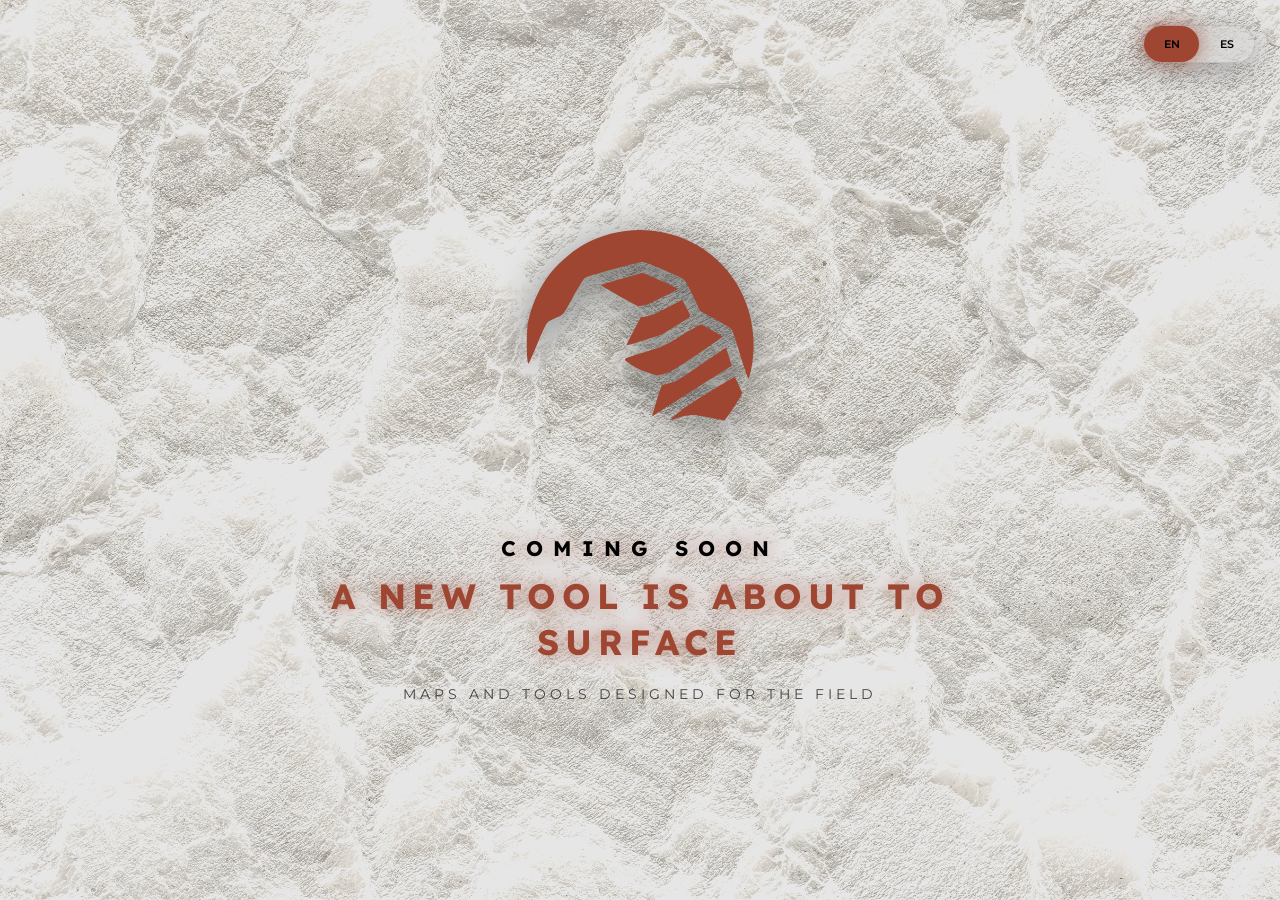
<file: index.html>
<!DOCTYPE html>
<html lang="en">
<head>
    <meta charset="UTF-8">
    <meta name="viewport" content="width=device-width, initial-scale=1.0, maximum-scale=1.0, user-scalable=no">
    <title>Coming Soon | outcrop360</title>

    <meta property="og:type" content="website">
    <meta property="og:url" content="https://outcrop360.com/">
    <meta property="og:title" content="outcrop360 | Próximamente">
    <meta property="og:description" content="Una nueva herramienta para profesionales de la Tierra está por salir a la superficie.">
    <meta property="og:image" content="https://outcrop360.com/outcrop.png">
    <meta property="og:image:type" content="image/png">
    <meta property="og:image:width" content="1200">
    <meta property="og:image:height" content="1200">
    
    <meta name="twitter:card" content="summary">
    <meta name="twitter:title" content="outcrop360 | Próximamente">
    <meta name="twitter:description" content="Mapas y herramientas diseñadas para el terreno.">
    <meta name="twitter:image" content="https://outcrop360.com/outcrop.png">

    <link rel="icon" type="image/png" href="favicon.png">
    <link rel="preload" as="image" href="bg_resources_rock.webp">
    <link href="https://fonts.googleapis.com/css2?family=Lexend:wght@700&family=Montserrat:wght@300;400&display=swap" rel="stylesheet">
    
    <style>
        :root {
            --brand-color: #9E4632;
            --bg-color: #050505;
            --text-main: #ffffff;
            --text-secondary: #aaaaaa;
            --glass-bg: rgba(255, 255, 255, 0.05);
            --glass-border: rgba(255, 255, 255, 0.15);
            --glow: 0 0 20px rgba(158, 70, 50, 0.7);
            --rock-filter: brightness(0.4) contrast(1.1);
        }

        @media (prefers-color-scheme: light) {
            :root {
                --bg-color: #f2f2f2;
                --text-main: #000000;
                --text-secondary: #444444;
                --glass-bg: rgba(0, 0, 0, 0.03);
                --glass-border: rgba(0, 0, 0, 0.1);
                --rock-filter: invert(0.9) brightness(1.2) contrast(0.8);
            }
        }

        body { 
            background-color: var(--bg-color); 
            margin: 0; padding: 0;
            min-height: 100vh;
            display: flex; 
            justify-content: center; 
            align-items: center;
            overflow-y: auto; 
            overflow-x: hidden;
            font-family: 'Montserrat', sans-serif;
            -webkit-overflow-scrolling: touch;
        }

        .bg-rock {
            position: fixed; 
            top: 0; left: 0;
            width: 100vw; height: 100vh;
            background-image: url('bg_resources_rock.webp');
            background-size: cover;
            background-position: center;
            background-attachment: scroll; 
            filter: var(--rock-filter);
            z-index: -1;
            animation: fadeInRock 2s ease-in-out forwards;
            opacity: 0;
            transform: translateZ(0);
            -webkit-transform: translateZ(0);
            will-change: transform;
        }

        @keyframes fadeInRock { to { opacity: 1; } }

        /* --- ANIMACIONES DEL LOGO --- */
        @keyframes levitatePiece {
            0%, 100% { transform: translateY(0); }
            50% { transform: translateY(-8px); }
        }

        .levitate-1 { animation: levitatePiece 4s ease-in-out infinite; }
        .levitate-2 { animation: levitatePiece 3.2s ease-in-out infinite; animation-delay: 0.5s; }
        .levitate-3 { animation: levitatePiece 4.5s ease-in-out infinite; animation-delay: 1.2s; }
        .levitate-4 { animation: levitatePiece 3.8s ease-in-out infinite; animation-delay: 0.8s; }
        /* El marco (path4) se queda quieto para dar estabilidad */

        .logo-svg {
            width: 320px; 
            max-width: 70vw; 
            height: auto; 
            margin-bottom: 30px;
            filter: drop-shadow(0 10px 20px rgba(0,0,0,0.5));
        }

        .lang-wrapper {
            position: absolute;
            top: 25px; right: 25px; 
            display: flex;
            background: var(--glass-bg);
            backdrop-filter: blur(20px);
            -webkit-backdrop-filter: blur(20px);
            border: 1px solid var(--glass-border);
            border-radius: 100px;
            width: 110px; height: 36px; 
            box-shadow: 0 8px 32px 0 rgba(0, 0, 0, 0.3);
            z-index: 100;
        }

        .lang-option {
            flex: 1; text-align: center;
            display: flex; align-items: center; justify-content: center;
            font-size: 0.7rem; font-weight: 600;
            cursor: pointer; color: var(--text-main); z-index: 2;
        }

        .slider {
            position: absolute; top: 0; left: 0;
            width: 50%; height: 100%;
            background: var(--brand-color);
            border-radius: 100px;
            transition: transform 0.4s cubic-bezier(0.4, 0, 0.2, 1);
            z-index: 1; box-shadow: var(--glow);
        }

        .lang-wrapper[data-lang="en"] .slider { transform: translateX(0%); }
        .lang-wrapper[data-lang="es"] .slider { transform: translateX(100%); }

        .content { 
            text-align: center; 
            display: flex; 
            flex-direction: column;
            align-items: center; 
            width: 90%; 
            max-width: 800px;
            padding: 40px 0; 
        }

        h1 { 
            font-family: 'Lexend', sans-serif;
            font-size: clamp(1rem, 5vw, 2.2rem); 
            letter-spacing: clamp(2px, 1vw, 6px); 
            color: var(--brand-color); margin: 0; 
            text-transform: uppercase; text-shadow: var(--glow);
            white-space: normal;
            line-height: 1.3;
        }

        .status-tag {
            font-size: 0.6em; 
            display: block; 
            opacity: 1; 
            color: var(--text-main); 
            letter-spacing: 10px; 
            margin-bottom: 12px;
            font-weight: 700;
        }

        p { 
            color: var(--text-secondary); 
            font-size: clamp(0.65rem, 3vw, 0.85rem); 
            margin-top: 20px; letter-spacing: clamp(2px, 1.5vw, 4px);
            font-weight: 400; text-transform: uppercase;
        }

        .blink { animation: pulse 4s infinite ease-in-out; }
        @keyframes pulse { 
            0%, 100% { opacity: 0.7; } 
            50% { opacity: 1; } 
        }
    </style>
</head>
<body>

    <div class="bg-rock"></div>

    <div class="lang-wrapper" id="langWrapper" data-lang="en">
        <div class="slider"></div>
        <div class="lang-option" onclick="setLanguage('en')">EN</div>
        <div class="lang-option" onclick="setLanguage('es')">ES</div>
    </div>

    <div class="content">
        <svg class="logo-svg" viewBox="0 0 409.6 409.6" xmlns="http://www.w3.org/2000/svg">
            <g style="fill:var(--brand-color); fill-opacity:1">
                <path id="path7" class="levitate-1" d="m 208.869,154.16085 c 4.48118,-0.69784 10.8676,-3.41761 25.22899,-10.74421 10.57595,-5.39541 19.23845,-10.09191 19.25,-10.43667 0.0116,-0.34476 -10.13504,-5.14314 -22.548,-10.66308 l -22.569,-10.03624 -26.931,7.6206 c -14.81205,4.19133 -26.93099,7.89783 -26.93099,8.23667 0,0.73901 46.06513,26.83213 47.5,26.90589 0.55,0.0283 3.7,-0.36906 7,-0.88296 z" />
                <path id="path6" class="levitate-2" d="m 251.119,180.18323 c 10.03751,-6.17902 18.25,-11.65718 18.25,-12.17368 0,-1.55845 -9.96123,-20.90339 -10.75912,-20.89443 -0.40748,0.005 -8.738,4.24785 -18.51229,9.42951 -19.01804,10.08208 -21.42043,11.0699 -29.353,12.06954 l -5.12442,0.64576 -9.12558,17.53839 c -5.01907,9.64612 -9.12559,17.88106 -9.12559,18.29988 0,0.41882 10.2375,-2.48793 22.75,-6.45944 l 22.75,-7.22093 z" />
                <path id="path5" class="levitate-3" d="m 236.43868,241.25171 c 9.16242,-2.70015 10.93924,-3.74711 41.75,-24.6005 17.69919,-11.97918 32.18032,-22.13185 32.18032,-22.5615 0,-0.72199 -23.43531,-14.10253 -27.13981,-15.49566 -1.07086,-0.4027 -9.56316,4.27262 -24.47562,13.47472 -19.95778,12.31544 -24.09915,14.47081 -32.86018,17.10194 -5.51341,1.65581 -17.14514,5.27013 -25.84828,8.03183 -17.86437,5.66875 -17.5591,5.19924 -7.7164,11.86866 7.77942,5.27132 13.11013,7.84602 24.04029,11.61128 5.225,1.79993 9.725,3.29888 10,3.331 0.275,0.0321 4.80636,-1.21067 10.06968,-2.76177 z" />
                <path id="path4" d="m 347.50366,234.1068 c 1.09983,-5.225 2.25858,-15.61972 2.57496,-23.09938 C 352.41994,155.65677 325.44971,105.15107 278.7991,77.5261 234.08189,51.04603 176.41338,50.79947 131.7277,76.89732 c -16.99087,9.92319 -36.318569,27.7348 -47.115869,43.42001 -10.55404,15.33183 -19.23382,36.02631 -22.9481,54.71327 -2.69139,13.54066 -2.16117,56.55876 0.65867,53.44002 0.42957,-0.4751 4.90266,-10.53882 9.9402,-22.36382 13.18245,-30.94413 12.60985,-29.96907 19.67264,-33.5 3.30043,-1.65 7.9939,-3.9 10.429929,-5 4.26242,-1.92471 4.88754,-2.82651 16.60628,-23.95625 6.79768,-12.25672 13.38916,-22.92269 14.92073,-24.14393 3.02736,-2.41393 4.85751,-2.98409 44.47683,-13.85618 15.125,-4.15052 28.70114,-7.54577 30.16919,-7.54501 2.77496,0.001 47.38417,19.01123 51.90747,22.11988 1.74085,1.19641 5.62832,8.12161 11.98437,21.34914 l 9.40771,19.57832 19.32277,10.65289 c 11.20806,6.17915 20.08467,11.73391 21.137,13.22702 0.99783,1.41576 4.63061,12.02412 8.07286,23.57412 5.21716,17.50548 8.8803,28.67451 12.62697,38.5 0.81773,2.14446 2.09269,-1.53359 4.50631,-13 z" />
                <path id="path3" class="levitate-4" d="m 246.869,279.08852 c 11.55,-7.49074 33.15,-21.20578 48,-30.47785 14.85001,-9.27208 27.15915,-16.97522 27.35368,-17.1181 0.31952,-0.2347 -6.75707,-22.44305 -7.39486,-23.20716 -0.14754,-0.17676 -6.94863,4.28893 -15.11354,9.92376 -50.85354,35.09548 -46.0638,32.17451 -58.27897,35.54082 -4.63853,1.2783 -8.73789,2.66903 -9.10968,3.0905 -0.62643,0.71013 -11.95663,37.57261 -11.95663,38.90055 0,0.32768 1.2375,-0.22069 2.75,-1.2186 1.5125,-0.99791 12.2,-7.94317 23.75,-15.43392 z" />
                <path id="path2" class="levitate-2" d="m 254.44031,297.6062 c 13.46542,-4.31424 17.90027,-4.30672 39.42575,0.0668 l 18.7857,3.81689 2.41586,-2.94157 c 3.82389,-4.65601 16.96667,-24.57497 18.839,-28.55206 l 1.69975,-3.61049 -4.27426,-9.88951 c -2.35085,-5.43923 -4.60361,-10.26637 -5.00613,-10.72697 -0.71673,-0.8201 -46.16488,26.93404 -62.95698,38.44636 -8.65004,5.93029 -21.78744,17.42714 -18.92869,16.56492 0.86422,-0.26065 5.36422,-1.68914 10,-3.17442 z" />
            </g>
        </svg>

        <h1 id="title" class="blink">
            <span class="status-tag">COMING SOON</span>
            A new tool is about to surface
        </h1>
        <p id="subtitle">Maps and tools designed for the field</p>
    </div>

    <script>
        function setLanguage(lang) {
            const title = document.getElementById('title');
            const subtitle = document.getElementById('subtitle');
            const wrapper = document.getElementById('langWrapper');
            wrapper.setAttribute('data-lang', lang);
            
            // Guardar preferencia
            localStorage.setItem('preferredLang', lang);
        
            if (lang === 'es') {
                title.innerHTML = '<span class="status-tag">PRÓXIMAMENTE</span>Una nueva herramienta está por salir a la superficie';
                subtitle.textContent = 'Mapas y herramientas diseñadas para el terreno'; 
                document.documentElement.lang = 'es';
            } else {
                title.innerHTML = '<span class="status-tag">COMING SOON</span>A new tool is about to surface';
                subtitle.textContent = 'Maps and tools designed for the field'; 
                document.documentElement.lang = 'en';
            }
        }
        
        window.onload = function() {
            // 1. Prioridad: Lo que el usuario eligió antes
            // 2. Segunda opción: El idioma del navegador
            const savedLang = localStorage.getItem('preferredLang');
            const browserLang = (navigator.language || navigator.userLanguage).startsWith('es') ? 'es' : 'en';
            
            setLanguage(savedLang || browserLang);
        };        
    </script>
</body>
</html>
</file>
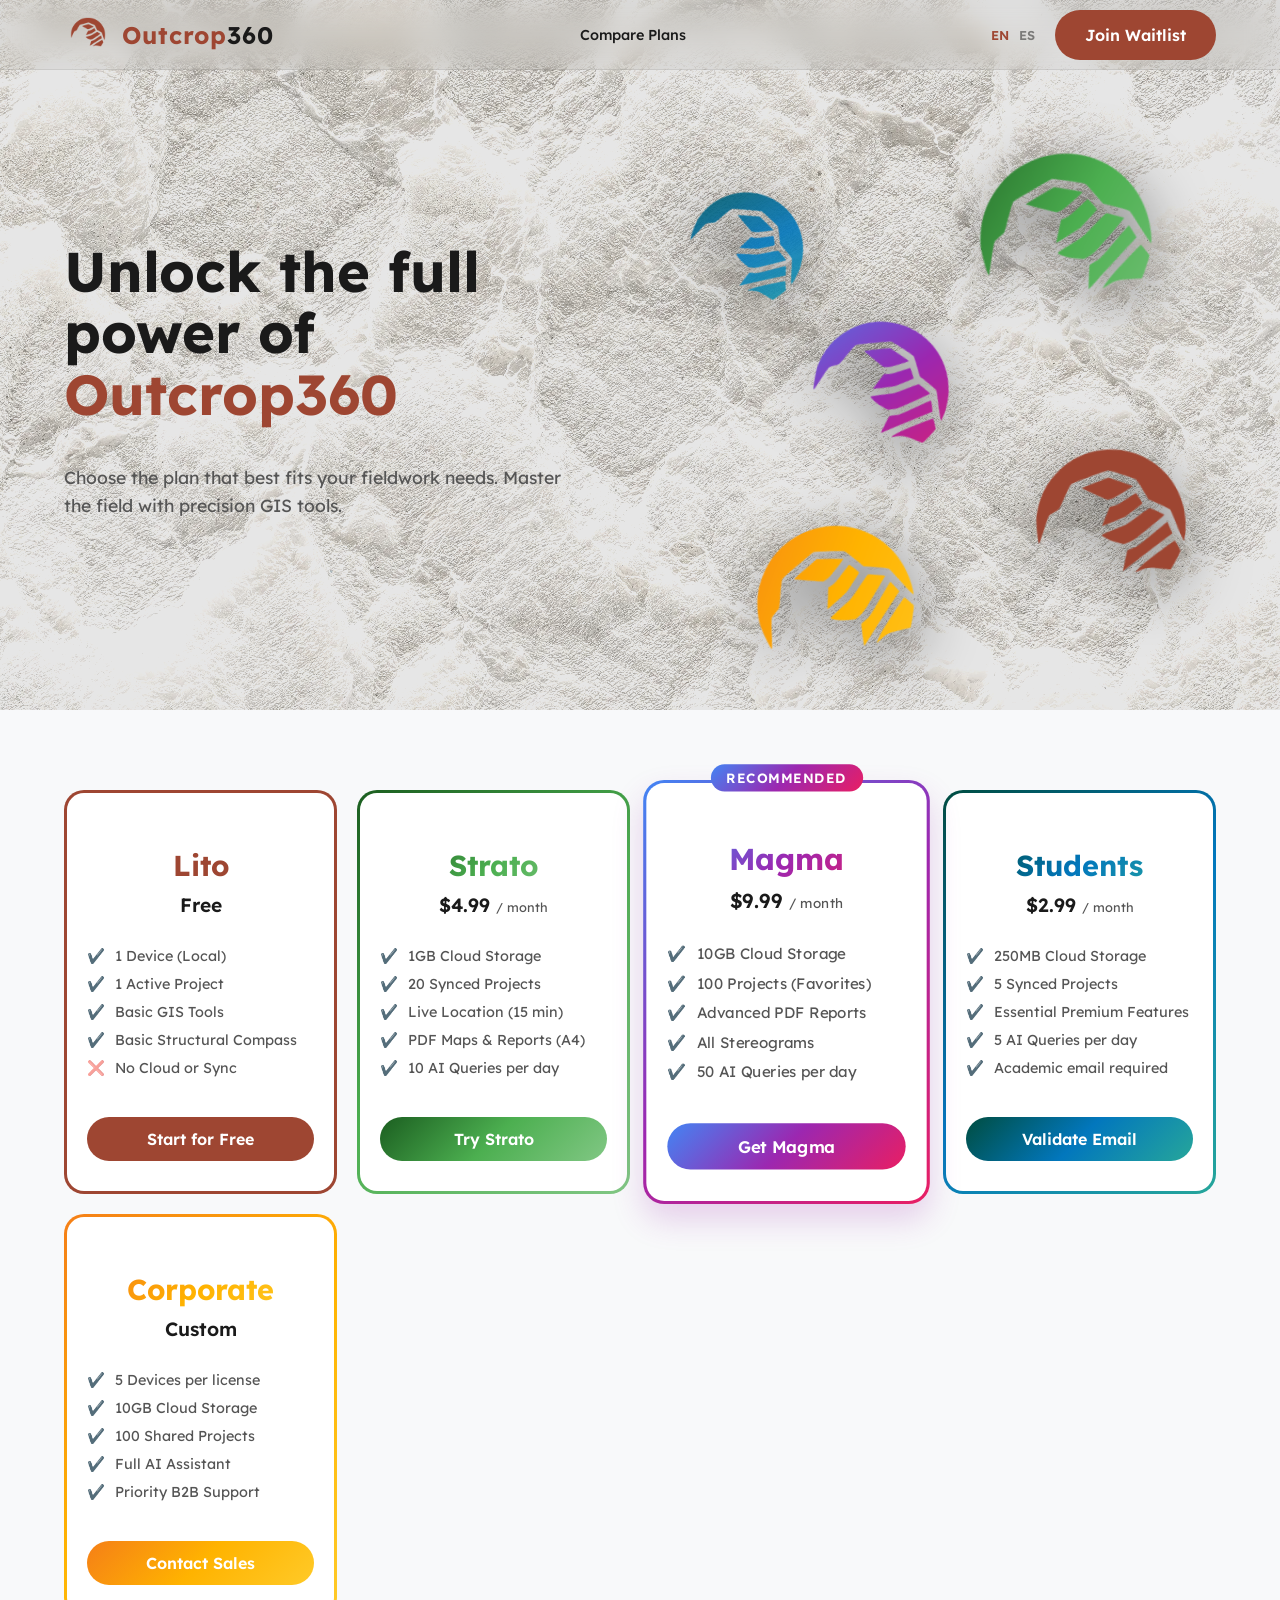
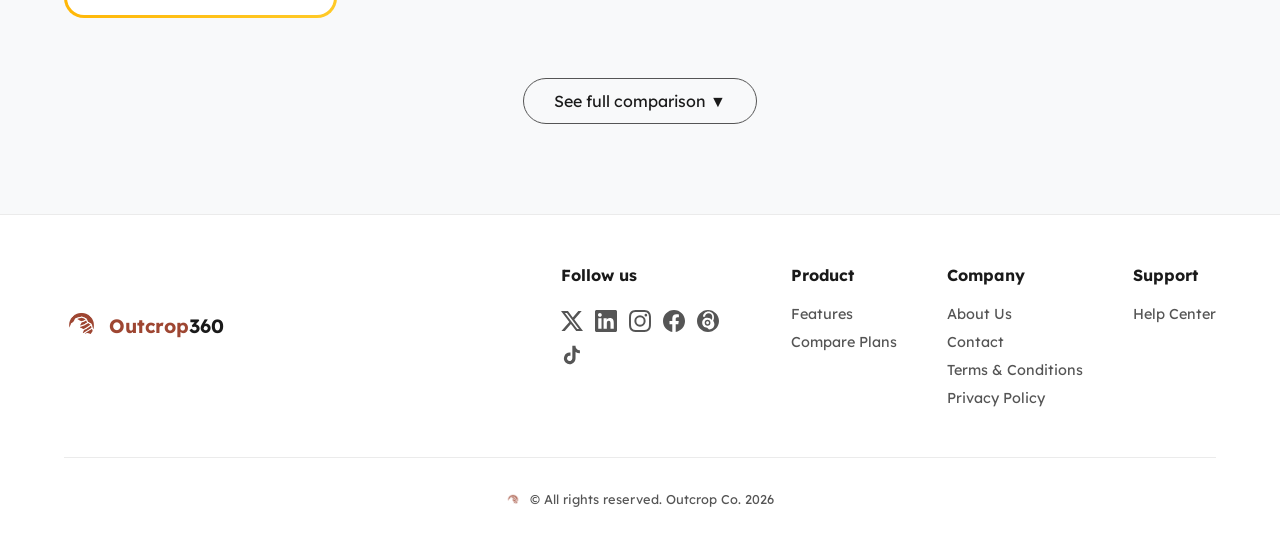
<file: plans.html>
<!DOCTYPE html>
<html lang="en">
<head>
    <meta charset="UTF-8">
    <meta name="viewport" content="width=device-width, initial-scale=1.0, maximum-scale=1.0, user-scalable=no">
    <title>Outcrop360 | Compare Plans</title>
    <link href="https://fonts.googleapis.com/css2?family=Lexend:wght@300;400;500;600;700&display=swap" rel="stylesheet">
    <link rel="stylesheet" href="css/styles.css">
</head>
<body>

    <nav>
        <a href="home.html" class="nav-brand">
            <img src="outcrop.png" alt="Outcrop360 Logo" class="nav-logo-img">
            <span class="brand-text">
                <span class="brand-outcrop">Outcrop</span><span class="brand-360">360</span>
            </span>
        </a>
        <div class="nav-links">
            <a href="plans.html" id="nav-plans">Compare Plans</a>
        </div>
        <div class="nav-actions">
            <div class="lang-switch">
                <span id="btn-en" onclick="setLanguage('en')">EN</span>
                <span id="btn-es" onclick="setLanguage('es')">ES</span>
            </div>
            <a href="#" class="cta-button" id="nav-cta">Join Waitlist</a>
        </div>
    </nav>

    <div class="lang-es">
    <header class="plans-hero">
            <div class="bg-rock"></div>
            
            <div class="plans-hero-container">
                <div class="hero-content">
                    <h1>Desbloquea todo el poder de <span>Outcrop360</span></h1>
                    <p>Elige el plan que mejor se adapte a tu trabajo en el campo. Domina el terreno con herramientas de precisión SIG.</p>
                </div>

                <div class="scattered-visual">
                    <img src="strato_logo.png" alt="Strato" class="scattered-logo logo-1 levitate-1">
                    <img src="magma_logo.png" alt="Magma" class="scattered-logo logo-2 levitate-2">
                    <img src="lito_logo.png" alt="Lito" class="scattered-logo logo-3 levitate-1">
                    <img src="students_logo.png" alt="Students" class="scattered-logo logo-4 levitate-3">
                    <img src="corporate_logo.png" alt="Corporate" class="scattered-logo logo-5 levitate-2">
                </div>
            </div>
        </header>
        <section class="plans-section">
            <div class="plans-grid">
                <div class="plan-card lito">
                    <div class="plan-card-inner">
                        <h2 class="plan-name">Lito</h2>
                        <div class="plan-price">Gratis</div>
                        <div class="plan-features-short">
                            <p><span class="icon-check">✔️</span> 1 Dispositivo (Local)</p>
                            <p><span class="icon-check">✔️</span> 1 Proyecto Activo</p>
                            <p><span class="icon-check">✔️</span> Herramientas Básicas SIG</p>
                            <p><span class="icon-check">✔️</span> Brújula Estructural Básica</p>
                            <p><span class="icon-cross">❌</span> Sin Nube ni Sincronización</p>
                        </div>
                        <a href="#" class="plan-btn lito">Empezar Gratis</a>
                    </div>
                </div>

                <div class="plan-card strato">
                    <div class="plan-card-inner">
                        <h2 class="plan-name">Strato</h2>
                        <div class="plan-price">$4.99 <span>/ mes</span></div>
                        <div class="plan-features-short">
                            <p><span class="icon-check">✔️</span> 1GB Almacenamiento Nube</p>
                            <p><span class="icon-check">✔️</span> 20 Proyectos Sincronizados</p>
                            <p><span class="icon-check">✔️</span> Live Location (15 min)</p>
                            <p><span class="icon-check">✔️</span> Mapas y Reportes PDF (A4)</p>
                            <p><span class="icon-check">✔️</span> 10 Consultas IA por día</p>
                        </div>
                        <a href="#" class="plan-btn strato">Probar Strato</a>
                    </div>
                </div>

                <div class="plan-card magma">
                    <div class="plan-badge">Recomendado</div>
                    <div class="plan-card-inner">
                        <h2 class="plan-name">Magma</h2>
                        <div class="plan-price">$9.99 <span>/ mes</span></div>
                        <div class="plan-features-short">
                            <p><span class="icon-check">✔️</span> 10GB Almacenamiento Nube</p>
                            <p><span class="icon-check">✔️</span> 100 Proyectos (Favoritos)</p>
                            <p><span class="icon-check">✔️</span> Reportes PDF Avanzados</p>
                            <p><span class="icon-check">✔️</span> Todos los Estereogramas</p>
                            <p><span class="icon-check">✔️</span> 50 Consultas IA por día</p>
                        </div>
                        <a href="#" class="plan-btn magma">Obtener Magma</a>
                    </div>
                </div>

                <div class="plan-card students">
                    <div class="plan-card-inner">
                        <h2 class="plan-name">Students</h2>
                        <div class="plan-price">$2.99 <span>/ mes</span></div>
                        <div class="plan-features-short">
                            <p><span class="icon-check">✔️</span> 250MB Almacenamiento Nube</p>
                            <p><span class="icon-check">✔️</span> 5 Proyectos Sincronizados</p>
                            <p><span class="icon-check">✔️</span> Funciones Premium Esenciales</p>
                            <p><span class="icon-check">✔️</span> 5 Consultas IA por día</p>
                            <p><span class="icon-check">✔️</span> Requiere correo académico</p>
                        </div>
                        <a href="#" class="plan-btn students">Validar Correo</a>
                    </div>
                </div>

                <div class="plan-card corporate">
                    <div class="plan-card-inner">
                        <h2 class="plan-name">Corporate</h2>
                        <div class="plan-price">A medida</div>
                        <div class="plan-features-short">
                            <p><span class="icon-check">✔️</span> 5 Dispositivos por licencia</p>
                            <p><span class="icon-check">✔️</span> 10GB Almacenamiento Nube</p>
                            <p><span class="icon-check">✔️</span> 100 Proyectos Compartidos</p>
                            <p><span class="icon-check">✔️</span> Asistente IA Completo</p>
                            <p><span class="icon-check">✔️</span> Soporte Prioritario B2B</p>
                        </div>
                        <a href="#" class="plan-btn corporate">Contactar Ventas</a>
                    </div>
                </div>
            </div>

            <div class="compare-action">
                <button class="btn-toggle-matrix" id="btn-matrix-es" onclick="toggleMatrix()">Ver todas las características ▼</button>
            </div>

            <div class="matrix-container" id="matrixContainerEs">
                <table class="matrix-table">
                    <thead>
                        <tr>
                            <th>Características</th>
                            <th>LITO</th>
                            <th>STRATO</th>
                            <th>MAGMA</th>
                            <th>STUDENTS</th>
                            <th>CORPORATE</th>
                        </tr>
                    </thead>
                    <tbody>
                        <tr class="category-row"><td colspan="6">DISPOSITIVOS</td></tr>
                        <tr><td>Dispositivos</td><td>1 (local)</td><td>1</td><td>3</td><td>1</td><td>5</td></tr>
                        <tr><td>Almacenamiento en la nube</td><td><span class="icon-cross">❌</span></td><td>1 GB</td><td>10 GB</td><td>250 MB</td><td>10 GB</td></tr>
                        
                        <tr class="category-row"><td colspan="6">PROYECTOS</td></tr>
                        <tr><td>Límite de Proyectos</td><td>1</td><td>20</td><td>100</td><td>5</td><td>100</td></tr>
                        <tr><td>Almacenamiento</td><td>Local</td><td>Nube</td><td>Nube</td><td>Nube</td><td>Nube</td></tr>
                        <tr><td>Sincronización</td><td><span class="icon-cross">❌</span></td><td><span class="icon-check">✔️</span></td><td><span class="icon-check">✔️</span></td><td><span class="icon-check">✔️</span></td><td><span class="icon-check">✔️</span></td></tr>
                        <tr><td>Compartir Proyectos</td><td><span class="icon-cross">❌</span></td><td><span class="icon-check">✔️</span></td><td><span class="icon-check">✔️</span></td><td><span class="icon-check">✔️</span></td><td><span class="icon-check">✔️</span></td></tr>
                        <tr><td>Proyectos Favoritos</td><td><span class="icon-cross">❌</span></td><td><span class="icon-cross">❌</span></td><td><span class="icon-check">✔️</span></td><td><span class="icon-cross">❌</span></td><td><span class="icon-check">✔️</span></td></tr>

                        <tr class="category-row"><td colspan="6">LIBRETA DE CAMPO (FIELDBOOK)</td></tr>
                        <tr><td>Reportes PDF</td><td><span class="icon-cross">❌</span></td><td>Solo A4 vertical</td><td><span class="icon-check">✔️</span> Todos</td><td>Solo A4 vertical</td><td><span class="icon-check">✔️</span> Todos</td></tr>
                        <tr><td>Asistente de redacción IA</td><td><span class="icon-cross">❌</span></td><td><span class="icon-cross">❌</span></td><td><span class="icon-check">✔️</span></td><td><span class="icon-cross">❌</span></td><td><span class="icon-check">✔️</span></td></tr>

                        <tr class="category-row"><td colspan="6">MAPAS AVANZADOS</td></tr>
                        <tr><td>Puntos, líneas y polígonos</td><td>Local</td><td>Nube</td><td>Nube</td><td>Nube</td><td>Nube</td></tr>
                        <tr><td>Live Location</td><td><span class="icon-cross">❌</span></td><td>15 min</td><td><span class="icon-check">✔️</span> Ilimitado</td><td><span class="icon-check">✔️</span> Ilimitado</td><td><span class="icon-check">✔️</span> Ilimitado</td></tr>
                        <tr><td>Importar/Exportar KMZ</td><td><span class="icon-cross">❌</span></td><td><span class="icon-check">✔️</span></td><td><span class="icon-check">✔️</span></td><td><span class="icon-check">✔️</span></td><td><span class="icon-check">✔️</span></td></tr>

                        <tr class="category-row"><td colspan="6">CÁMARA TÉCNICA</td></tr>
                        <tr><td>Estampa de Datos (GPS, Azimut)</td><td><span class="icon-check">✔️</span></td><td><span class="icon-check">✔️</span></td><td><span class="icon-check">✔️</span></td><td><span class="icon-check">✔️</span></td><td><span class="icon-check">✔️</span></td></tr>
                        <tr><td>Medidor de Ángulos en Pantalla (AR)</td><td><span class="icon-check">✔️</span></td><td><span class="icon-check">✔️</span></td><td><span class="icon-check">✔️</span></td><td><span class="icon-check">✔️</span></td><td><span class="icon-check">✔️</span></td></tr>

                        <tr class="category-row"><td colspan="6">REGISTROS DE MEDICIÓN (STRIP LOGS)</td></tr>
                        <tr><td>Registros por proyecto</td><td>1</td><td>10</td><td>Ilimitado</td><td>5</td><td>Ilimitado</td></tr>
                        <tr><td>Exportar CSV / PDF</td><td><span class="icon-cross">❌</span></td><td><span class="icon-check">✔️</span></td><td><span class="icon-check">✔️</span></td><td><span class="icon-check">✔️</span></td><td><span class="icon-check">✔️</span></td></tr>

                        <tr class="category-row"><td colspan="6">BRÚJULA Y ESTEREOGRAMAS</td></tr>
                        <tr><td>Proyección de Wulff</td><td><span class="icon-check">✔️</span></td><td><span class="icon-check">✔️</span></td><td><span class="icon-check">✔️</span></td><td><span class="icon-check">✔️</span></td><td><span class="icon-check">✔️</span></td></tr>
                        <tr><td>Proyección de Schmidt</td><td><span class="icon-cross">❌</span></td><td><span class="icon-check">✔️</span></td><td><span class="icon-check">✔️</span></td><td><span class="icon-check">✔️</span></td><td><span class="icon-check">✔️</span></td></tr>
                        <tr><td>Diagrama de Contornos / Rosas</td><td><span class="icon-cross">❌</span></td><td><span class="icon-cross">❌</span></td><td><span class="icon-check">✔️</span></td><td><span class="icon-cross">❌</span></td><td><span class="icon-check">✔️</span></td></tr>

                        <tr class="category-row"><td colspan="6">BÚSQUEDA GLOBAL E IA</td></tr>
                        <tr><td>Consultas OutcropAI por día</td><td>0</td><td>10</td><td>50</td><td>5</td><td>50</td></tr>
                        
                        <tr class="category-row"><td colspan="6">BIBLIOTECA DE RECURSOS</td></tr>
                        <tr><td>Límite de visualización</td><td>5 por día</td><td>Ilimitado</td><td>Ilimitado</td><td>Ilimitado</td><td>Ilimitado</td></tr>
                        <tr><td>Guardar Favoritos (Offline)</td><td><span class="icon-cross">❌</span></td><td><span class="icon-check">✔️</span></td><td><span class="icon-check">✔️</span></td><td><span class="icon-check">✔️</span></td><td><span class="icon-check">✔️</span></td></tr>
                    </tbody>
                </table>
            </div>
        </section>
    </div>

    <div class="lang-en">
    <header class="plans-hero">
            <div class="bg-rock"></div>
            
            <div class="plans-hero-container">
                <div class="hero-content">
                    <h1>Unlock the full power of <span>Outcrop360</span></h1>
                    <p>Choose the plan that best fits your fieldwork needs. Master the field with precision GIS tools.</p>
                </div>

                <div class="scattered-visual">
                    <img src="strato_logo.png" alt="Strato" class="scattered-logo logo-1 levitate-1">
                    <img src="magma_logo.png" alt="Magma" class="scattered-logo logo-2 levitate-2">
                    <img src="lito_logo.png" alt="Lito" class="scattered-logo logo-3 levitate-1">
                    <img src="students_logo.png" alt="Students" class="scattered-logo logo-4 levitate-3">
                    <img src="corporate_logo.png" alt="Corporate" class="scattered-logo logo-5 levitate-2">
                </div>
            </div>
        </header>

        <section class="plans-section">
            <div class="plans-grid">
                <div class="plan-card lito">
                    <div class="plan-card-inner">
                        <h2 class="plan-name">Lito</h2>
                        <div class="plan-price">Free</div>
                        <div class="plan-features-short">
                            <p><span class="icon-check">✔️</span> 1 Device (Local)</p>
                            <p><span class="icon-check">✔️</span> 1 Active Project</p>
                            <p><span class="icon-check">✔️</span> Basic GIS Tools</p>
                            <p><span class="icon-check">✔️</span> Basic Structural Compass</p>
                            <p><span class="icon-cross">❌</span> No Cloud or Sync</p>
                        </div>
                        <a href="#" class="plan-btn lito">Start for Free</a>
                    </div>
                </div>

                <div class="plan-card strato">
                    <div class="plan-card-inner">
                        <h2 class="plan-name">Strato</h2>
                        <div class="plan-price">$4.99 <span>/ month</span></div>
                        <div class="plan-features-short">
                            <p><span class="icon-check">✔️</span> 1GB Cloud Storage</p>
                            <p><span class="icon-check">✔️</span> 20 Synced Projects</p>
                            <p><span class="icon-check">✔️</span> Live Location (15 min)</p>
                            <p><span class="icon-check">✔️</span> PDF Maps & Reports (A4)</p>
                            <p><span class="icon-check">✔️</span> 10 AI Queries per day</p>
                        </div>
                        <a href="#" class="plan-btn strato">Try Strato</a>
                    </div>
                </div>

                <div class="plan-card magma">
                    <div class="plan-badge">Recommended</div>
                    <div class="plan-card-inner">
                        <h2 class="plan-name">Magma</h2>
                        <div class="plan-price">$9.99 <span>/ month</span></div>
                        <div class="plan-features-short">
                            <p><span class="icon-check">✔️</span> 10GB Cloud Storage</p>
                            <p><span class="icon-check">✔️</span> 100 Projects (Favorites)</p>
                            <p><span class="icon-check">✔️</span> Advanced PDF Reports</p>
                            <p><span class="icon-check">✔️</span> All Stereograms</p>
                            <p><span class="icon-check">✔️</span> 50 AI Queries per day</p>
                        </div>
                        <a href="#" class="plan-btn magma">Get Magma</a>
                    </div>
                </div>

                <div class="plan-card students">
                    <div class="plan-card-inner">
                        <h2 class="plan-name">Students</h2>
                        <div class="plan-price">$2.99 <span>/ month</span></div>
                        <div class="plan-features-short">
                            <p><span class="icon-check">✔️</span> 250MB Cloud Storage</p>
                            <p><span class="icon-check">✔️</span> 5 Synced Projects</p>
                            <p><span class="icon-check">✔️</span> Essential Premium Features</p>
                            <p><span class="icon-check">✔️</span> 5 AI Queries per day</p>
                            <p><span class="icon-check">✔️</span> Academic email required</p>
                        </div>
                        <a href="#" class="plan-btn students">Validate Email</a>
                    </div>
                </div>

                <div class="plan-card corporate">
                    <div class="plan-card-inner">
                        <h2 class="plan-name">Corporate</h2>
                        <div class="plan-price">Custom</div>
                        <div class="plan-features-short">
                            <p><span class="icon-check">✔️</span> 5 Devices per license</p>
                            <p><span class="icon-check">✔️</span> 10GB Cloud Storage</p>
                            <p><span class="icon-check">✔️</span> 100 Shared Projects</p>
                            <p><span class="icon-check">✔️</span> Full AI Assistant</p>
                            <p><span class="icon-check">✔️</span> Priority B2B Support</p>
                        </div>
                        <a href="#" class="plan-btn corporate">Contact Sales</a>
                    </div>
                </div>
            </div>

            <div class="compare-action">
                <button class="btn-toggle-matrix" id="btn-matrix-en" onclick="toggleMatrix()">See full comparison ▼</button>
            </div>

            <div class="matrix-container" id="matrixContainerEn">
                <table class="matrix-table">
                    <thead>
                        <tr>
                            <th>Features</th>
                            <th>LITO</th>
                            <th>STRATO</th>
                            <th>MAGMA</th>
                            <th>STUDENTS</th>
                            <th>CORPORATE</th>
                        </tr>
                    </thead>
                    <tbody>
                        <tr class="category-row"><td colspan="6">DEVICES</td></tr>
                        <tr><td>Devices</td><td>1 (local)</td><td>1</td><td>3</td><td>1</td><td>5</td></tr>
                        <tr><td>Cloud Storage</td><td><span class="icon-cross">❌</span></td><td>1 GB</td><td>10 GB</td><td>250 MB</td><td>10 GB</td></tr>
                        
                        <tr class="category-row"><td colspan="6">PROJECTS</td></tr>
                        <tr><td>Project Limit</td><td>1</td><td>20</td><td>100</td><td>5</td><td>100</td></tr>
                        <tr><td>Storage</td><td>Local</td><td>Cloud</td><td>Cloud</td><td>Cloud</td><td>Cloud</td></tr>
                        <tr><td>Synchronization</td><td><span class="icon-cross">❌</span></td><td><span class="icon-check">✔️</span></td><td><span class="icon-check">✔️</span></td><td><span class="icon-check">✔️</span></td><td><span class="icon-check">✔️</span></td></tr>
                        <tr><td>Share Projects</td><td><span class="icon-cross">❌</span></td><td><span class="icon-check">✔️</span></td><td><span class="icon-check">✔️</span></td><td><span class="icon-check">✔️</span></td><td><span class="icon-check">✔️</span></td></tr>
                        <tr><td>Favorite Projects</td><td><span class="icon-cross">❌</span></td><td><span class="icon-cross">❌</span></td><td><span class="icon-check">✔️</span></td><td><span class="icon-cross">❌</span></td><td><span class="icon-check">✔️</span></td></tr>

                        <tr class="category-row"><td colspan="6">FIELDBOOK</td></tr>
                        <tr><td>PDF Reports</td><td><span class="icon-cross">❌</span></td><td>A4 vertical only</td><td><span class="icon-check">✔️</span> All</td><td>A4 vertical only</td><td><span class="icon-check">✔️</span> All</td></tr>
                        <tr><td>AI Writing Assistant</td><td><span class="icon-cross">❌</span></td><td><span class="icon-cross">❌</span></td><td><span class="icon-check">✔️</span></td><td><span class="icon-cross">❌</span></td><td><span class="icon-check">✔️</span></td></tr>

                        <tr class="category-row"><td colspan="6">ADVANCED MAPS</td></tr>
                        <tr><td>Points, lines, and polygons</td><td>Local</td><td>Cloud</td><td>Cloud</td><td>Cloud</td><td>Cloud</td></tr>
                        <tr><td>Live Location</td><td><span class="icon-cross">❌</span></td><td>15 min</td><td><span class="icon-check">✔️</span> Unlimited</td><td><span class="icon-check">✔️</span> Unlimited</td><td><span class="icon-check">✔️</span> Unlimited</td></tr>
                        <tr><td>Import/Export KMZ</td><td><span class="icon-cross">❌</span></td><td><span class="icon-check">✔️</span></td><td><span class="icon-check">✔️</span></td><td><span class="icon-check">✔️</span></td><td><span class="icon-check">✔️</span></td></tr>

                        <tr class="category-row"><td colspan="6">TECHNICAL CAMERA</td></tr>
                        <tr><td>Data Stamp (GPS, Azimuth)</td><td><span class="icon-check">✔️</span></td><td><span class="icon-check">✔️</span></td><td><span class="icon-check">✔️</span></td><td><span class="icon-check">✔️</span></td><td><span class="icon-check">✔️</span></td></tr>
                        <tr><td>On-Screen Angle Meter (AR)</td><td><span class="icon-check">✔️</span></td><td><span class="icon-check">✔️</span></td><td><span class="icon-check">✔️</span></td><td><span class="icon-check">✔️</span></td><td><span class="icon-check">✔️</span></td></tr>

                        <tr class="category-row"><td colspan="6">MEASUREMENT LOGS (STRIP LOGS)</td></tr>
                        <tr><td>Logs per project</td><td>1</td><td>10</td><td>Unlimited</td><td>5</td><td>Unlimited</td></tr>
                        <tr><td>Export CSV / PDF</td><td><span class="icon-cross">❌</span></td><td><span class="icon-check">✔️</span></td><td><span class="icon-check">✔️</span></td><td><span class="icon-check">✔️</span></td><td><span class="icon-check">✔️</span></td></tr>

                        <tr class="category-row"><td colspan="6">COMPASS AND STEREOGRAMS</td></tr>
                        <tr><td>Wulff Projection</td><td><span class="icon-check">✔️</span></td><td><span class="icon-check">✔️</span></td><td><span class="icon-check">✔️</span></td><td><span class="icon-check">✔️</span></td><td><span class="icon-check">✔️</span></td></tr>
                        <tr><td>Schmidt Projection</td><td><span class="icon-cross">❌</span></td><td><span class="icon-check">✔️</span></td><td><span class="icon-check">✔️</span></td><td><span class="icon-check">✔️</span></td><td><span class="icon-check">✔️</span></td></tr>
                        <tr><td>Contour / Rose Diagrams</td><td><span class="icon-cross">❌</span></td><td><span class="icon-cross">❌</span></td><td><span class="icon-check">✔️</span></td><td><span class="icon-cross">❌</span></td><td><span class="icon-check">✔️</span></td></tr>

                        <tr class="category-row"><td colspan="6">GLOBAL SEARCH AND AI</td></tr>
                        <tr><td>OutcropAI queries per day</td><td>0</td><td>10</td><td>50</td><td>5</td><td>50</td></tr>
                        
                        <tr class="category-row"><td colspan="6">RESOURCE LIBRARY</td></tr>
                        <tr><td>View limit</td><td>5 per day</td><td>Unlimited</td><td>Unlimited</td><td>Unlimited</td><td>Unlimited</td></tr>
                        <tr><td>Save to Favorites (Offline)</td><td><span class="icon-cross">❌</span></td><td><span class="icon-check">✔️</span></td><td><span class="icon-check">✔️</span></td><td><span class="icon-check">✔️</span></td><td><span class="icon-check">✔️</span></td></tr>
                    </tbody>
                </table>
            </div>
        </section>
    </div>

    <footer>
        <div class="footer-content">
            <a href="home.html" class="footer-logo">
                <img src="outcrop.png" alt="Outcrop360" class="footer-logo-img">
                <span class="footer-brand">Outcrop<span class="brand-360">360</span></span>
            </a>
            
            <div class="footer-links">
                <div class="footer-column">
                    <h4 id="footer-follow">Follow us</h4>
                    <div class="social-icons">
                        <a href="#" target="_blank" aria-label="X"><svg viewBox="0 0 24 24"><path fill="currentColor" d="M18.901 1.153h3.68l-8.04 9.19L24 22.846h-7.406l-5.8-7.584-6.638 7.584H.474l8.6-9.83L0 1.154h7.594l5.243 6.932ZM17.61 20.644h2.039L6.486 3.24H4.298Z"/></svg></a>
                        <a href="#" target="_blank" aria-label="LinkedIn"><svg viewBox="0 0 24 24"><path fill="currentColor" d="M20.447 20.452h-3.554v-5.569c0-1.328-.027-3.037-1.852-3.037-1.853 0-2.136 1.445-2.136 2.939v5.667H9.351V9h3.414v1.561h.046c.477-.9 1.637-1.85 3.37-1.85 3.601 0 4.267 2.37 4.267 5.455v6.286zM5.337 7.433c-1.144 0-2.063-.926-2.063-2.065 0-1.138.92-2.063 2.063-2.063 1.14 0 2.064.925 2.064 2.063 0 1.139-.925 2.065-2.064 2.065zm1.782 13.019H3.555V9h3.564v11.452zM22.225 0H1.771C.792 0 0 .774 0 1.729v20.542C0 23.227.792 24 1.771 24h20.451C23.2 24 24 23.227 24 22.271V1.729C24 .774 23.2 0 22.222 0h.003z"/></svg></a>
                        <a href="#" target="_blank" aria-label="Instagram"><svg viewBox="0 0 24 24"><path fill="currentColor" d="M12 2.163c3.204 0 3.584.012 4.85.07 3.252.148 4.771 1.691 4.919 4.919.058 1.265.069 1.645.069 4.849 0 3.205-.012 3.584-.069 4.849-.149 3.225-1.664 4.771-4.919 4.919-1.266.058-1.644.07-4.85.07-3.204 0-3.584-.012-4.849-.07-3.26-.149-4.771-1.699-4.919-4.92-.058-1.265-.07-1.644-.07-4.849 0-3.204.013-3.583.07-4.849.149-3.227 1.664-4.771 4.919-4.919 1.266-.057 1.645-.069 4.849-.069zM12 0C8.741 0 8.333.014 7.053.072 2.695.272.273 2.69.073 7.052.014 8.333 0 8.741 0 12c0 3.259.014 3.668.072 4.948.2 4.358 2.618 6.78 6.98 6.98C8.333 23.986 8.741 24 12 24c3.259 0 3.668-.014 4.948-.072 4.354-.2 6.782-2.618 6.979-6.98.059-1.28.073-1.689.073-4.948 0-3.259-.014-3.667-.072-4.947-.196-4.354-2.617-6.78-6.979-6.98C15.668.014 15.259 0 12 0zm0 5.838a6.162 6.162 0 100 12.324 6.162 6.162 0 000-12.324zM12 16a4 4 0 110-8 4 4 0 010 8zm6.406-11.845a1.44 1.44 0 100 2.881 1.44 1.44 0 000-2.881z"/></svg></a>
                        <a href="#" target="_blank" aria-label="Facebook"><svg viewBox="0 0 24 24"><path fill="currentColor" d="M24 12.073c0-6.627-5.373-12-12-12s-12 5.373-12 12c0 5.99 4.388 10.954 10.125 11.854v-8.385H7.078v-3.469h3.047V9.43c0-3.007 1.792-4.669 4.533-4.669 1.312 0 2.686.235 2.686.235v2.953H15.83c-1.491 0-1.956.925-1.956 1.874v2.25h3.328l-.532 3.469h-2.796v8.385C19.612 23.027 24 18.062 24 12.073z"/></svg></a>
                        <a href="#" target="_blank" aria-label="Threads"><svg viewBox="0 0 24 24"><path fill="currentColor" d="M12 0C5.373 0 0 5.372 0 12c0 6.627 5.373 12 12 12 6.628 0 12-5.373 12-12C24 5.372 18.628 0 12 0zm-.886 19.333c-3.14 0-5.442-2.22-5.442-5.385 0-3.242 2.37-5.518 5.626-5.518 2.062 0 3.738.932 4.607 2.454.496-.86.75-1.928.75-3.023 0-2.455-1.57-4.248-3.95-4.248-2.25 0-3.79 1.528-3.916 3.655H6.55c.162-3.328 2.684-5.69 5.86-5.69 3.555 0 6.138 2.503 6.138 6.22 0 1.25-.262 2.443-.762 3.493l-.155.305c.873 1.096 1.346 2.483 1.346 4.022 0 3.328-2.348 5.69-5.86 5.69zm3.56-5.385c0 1.954-1.284 3.35-3.148 3.35-1.874 0-3.148-1.396-3.148-3.35 0-1.944 1.274-3.35 3.148-3.35 1.864 0 3.148 1.406 3.148 3.35zm-3.148-1.685c-.943 0-1.57.73-1.57 1.685 0 .964.627 1.695 1.57 1.695.932 0 1.56-.73 1.56-1.695 0-.955-.628-1.685-1.56-1.685z"/></svg></a>
                        <a href="#" target="_blank" aria-label="TikTok"><svg viewBox="0 0 24 24"><path fill="currentColor" d="M19.59 6.69a4.83 4.83 0 01-3.77-4.25V2h-3.45v13.67a2.89 2.89 0 01-5.2 1.74 2.89 2.89 0 012.31-4.64 2.93 2.93 0 01.88.13V9.4a6.84 6.84 0 00-1-.05A6.33 6.33 0 005 20.1a6.34 6.34 0 0010.86-4.43v-7a8.16 8.16 0 004.77 1.52v-3.4a4.85 4.85 0 01-1.04-.1z"/></svg></a>
                    </div>
                </div>
                <div class="footer-column">
                    <h4 id="footer-product-title">Product</h4>
                    <a href="home.html#features" id="footer-features">Features</a>
                    <a href="plans.html" id="footer-plans">Compare Plans</a>
                </div>
                <div class="footer-column">
                    <h4 id="footer-company-title">Company</h4>
                    <a href="#" id="footer-about">About Us</a>
                    <a href="#" id="footer-contact">Contact</a>
                    <a href="terms.html" id="footer-terms">Terms & Conditions</a>
                    <a href="privacy.html" id="footer-privacy">Privacy Policy</a>
                </div>
                <div class="footer-column">
                    <h4 id="footer-support-title">Support</h4>
                    <a href="#" id="footer-help">Help Center</a>
                </div>
            </div>
        </div>
        <div class="footer-bottom">
            <p>
                <img src="outcrop.png" alt="Outcrop Icon" class="footer-tiny-icon">
                &copy; <span id="footer-rights">All rights reserved. Outcrop Co.</span> 2026
            </p>
        </div>
    </footer>

    <script src="js/translations.js"></script>
    <script src="js/main.js"></script>
    <script>
        function toggleMatrix() {
            const containerEs = document.getElementById('matrixContainerEs');
            const containerEn = document.getElementById('matrixContainerEn');
            const buttonEs = document.getElementById('btn-matrix-es');
            const buttonEn = document.getElementById('btn-matrix-en');
            
            if(containerEs) containerEs.classList.toggle('expanded');
            if(containerEn) containerEn.classList.toggle('expanded');
            
            const isExpanded = containerEs ? containerEs.classList.contains('expanded') : false;
            
            if (isExpanded) {
                if (buttonEs) buttonEs.textContent = "Ocultar características ▲";
                if (buttonEn) buttonEn.textContent = "Hide full comparison ▲";
            } else {
                if (buttonEs) buttonEs.textContent = "Ver todas las características ▼";
                if (buttonEn) buttonEn.textContent = "See full comparison ▼";
            }
        }
    </script>
</body>
</html>
</file>
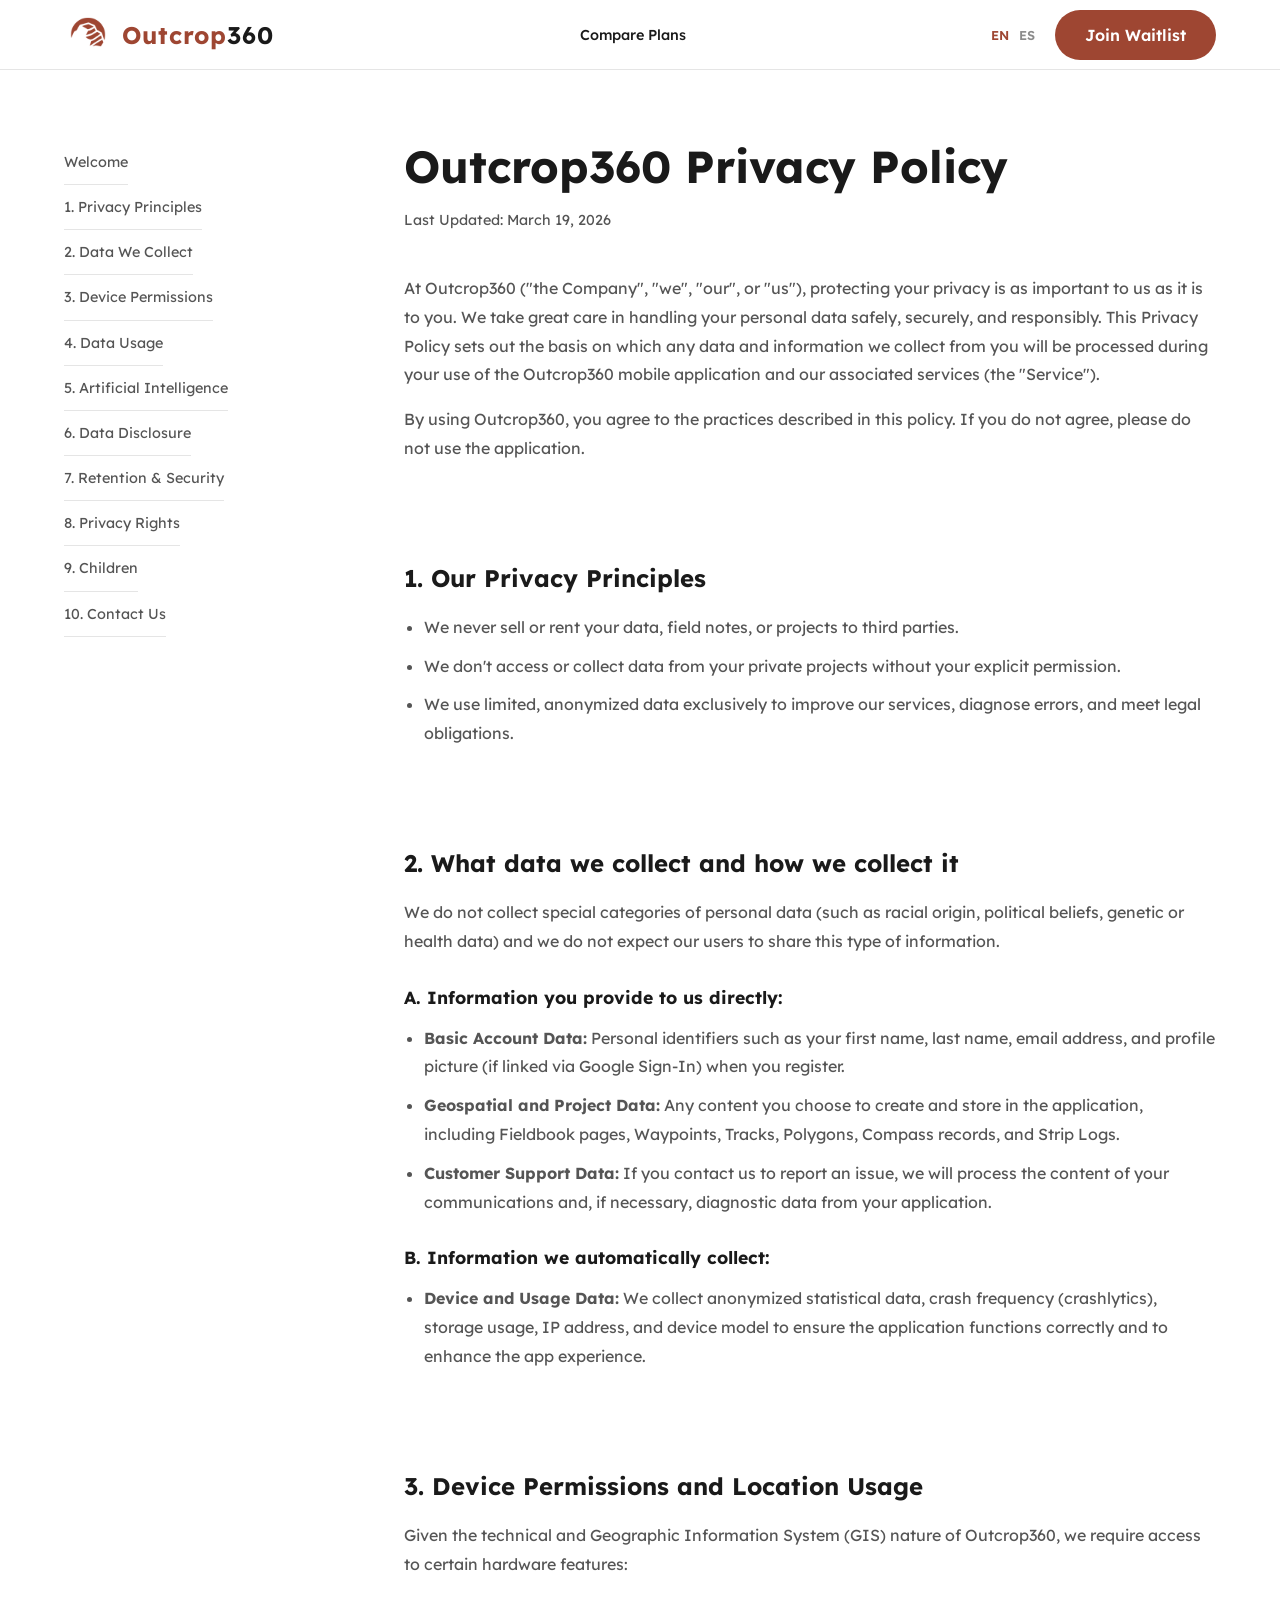
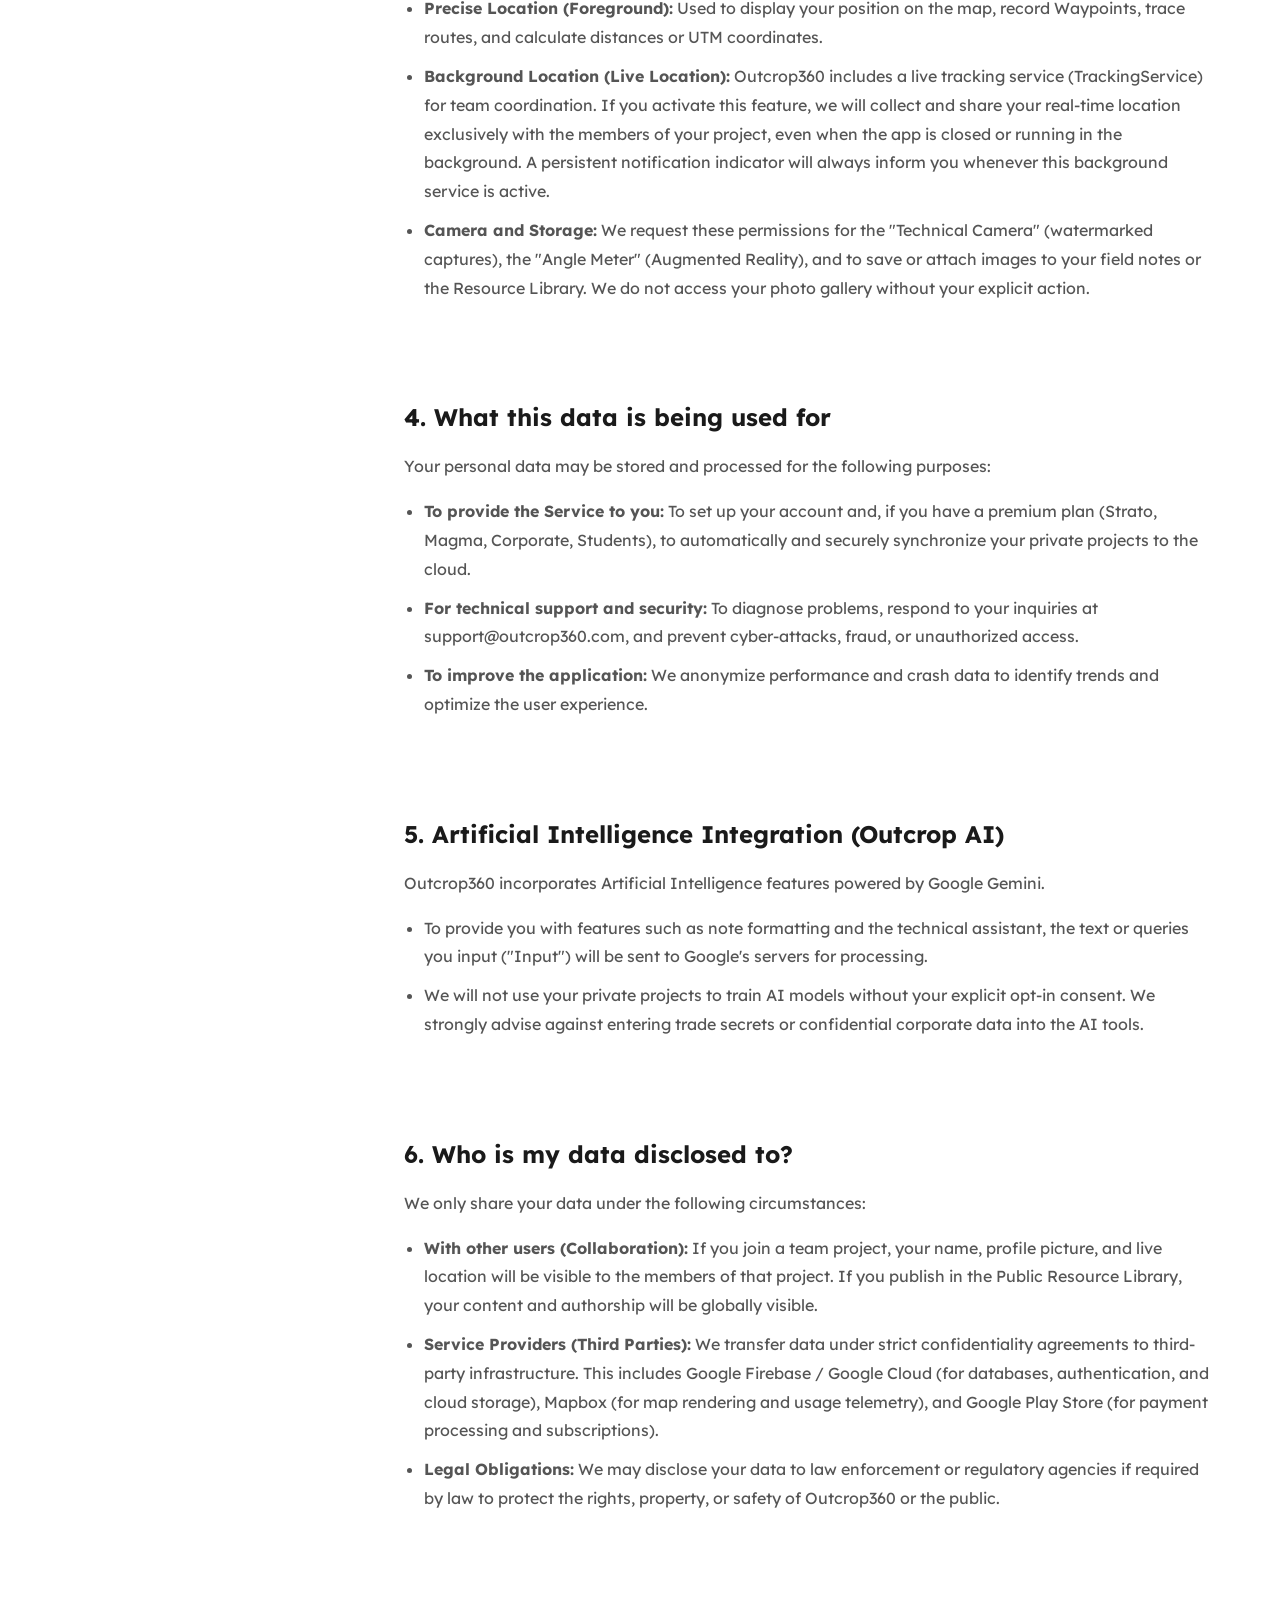
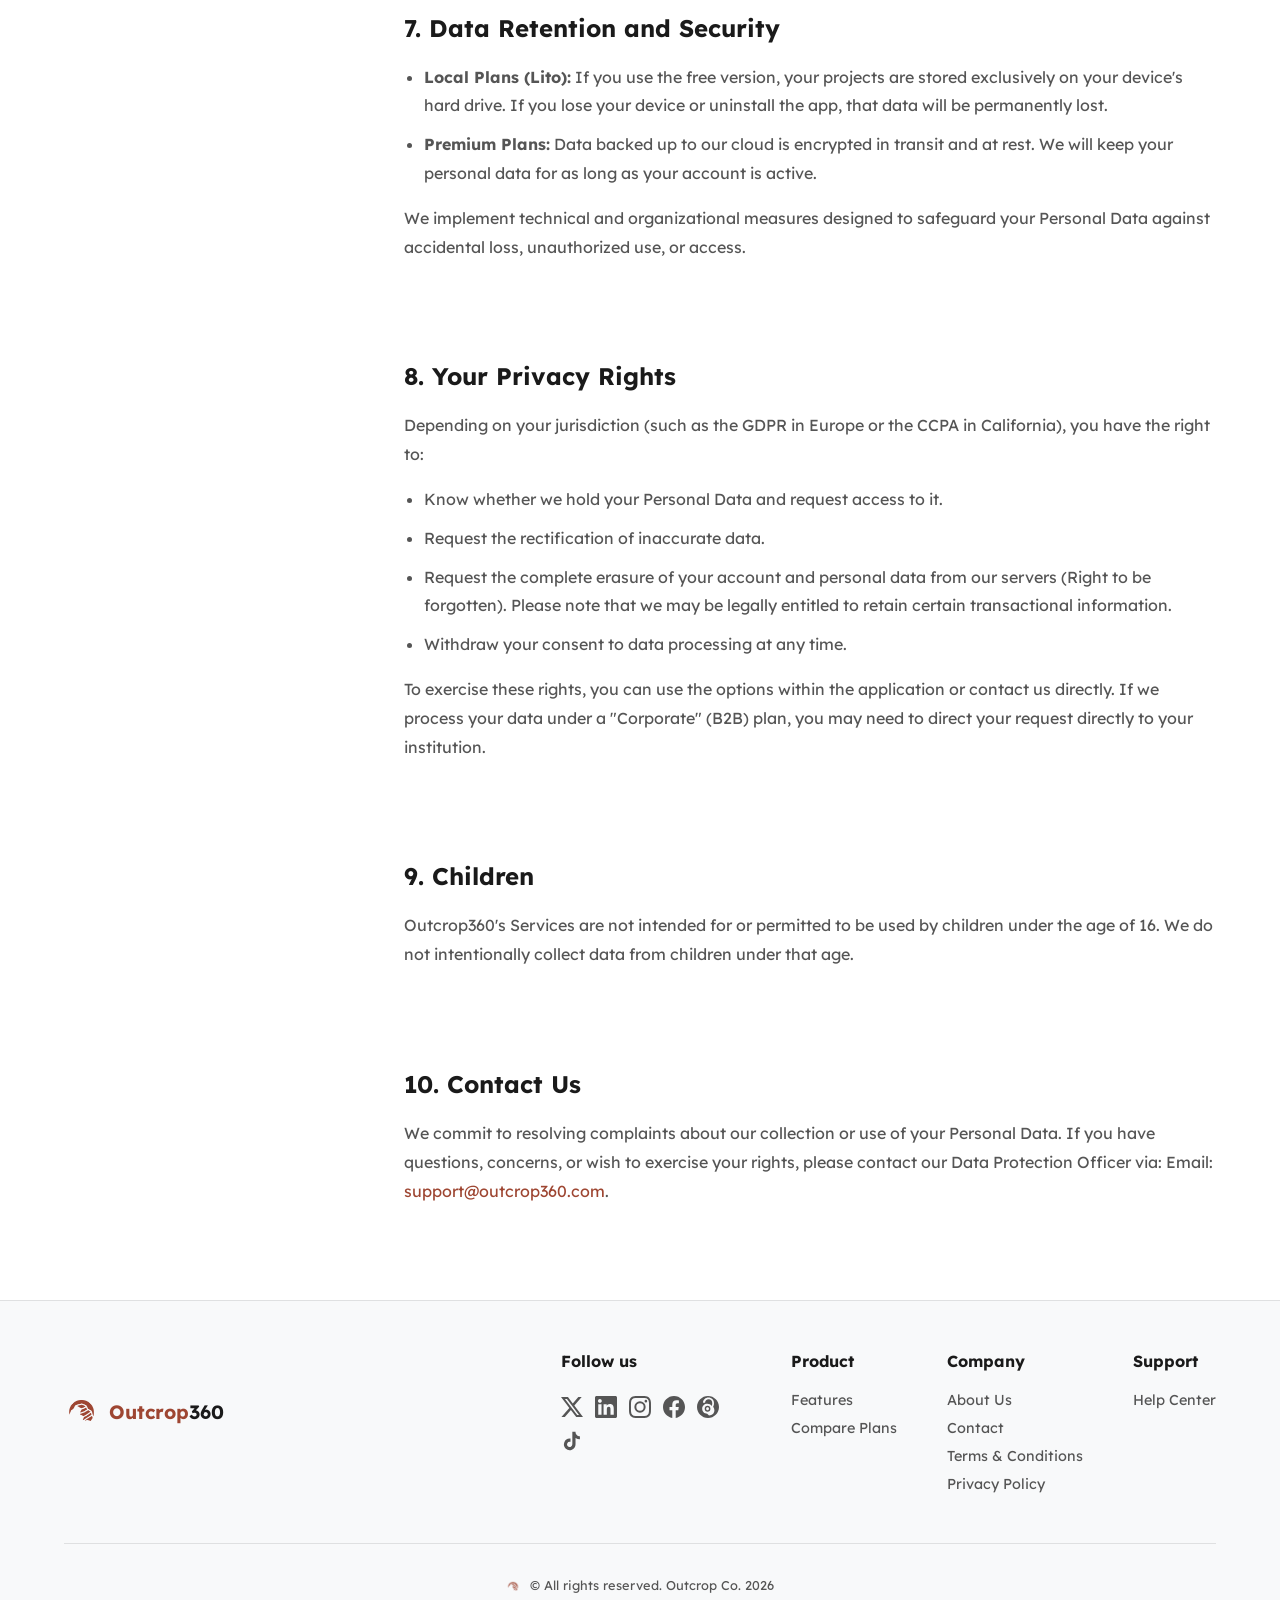
<file: privacy.html>
<!DOCTYPE html>
<html lang="en">
<head>
    <meta charset="UTF-8">
    <meta name="viewport" content="width=device-width, initial-scale=1.0, maximum-scale=1.0, user-scalable=no">
    <title>Outcrop360 | Privacy Policy</title>
    <link href="https://fonts.googleapis.com/css2?family=Lexend:wght@300;400;500;600;700&display=swap" rel="stylesheet">
    <link rel="stylesheet" href="css/styles.css">
</head>
<body class="force-light">

    <nav>
        <a href="home.html" class="nav-brand">
            <img src="outcrop.png" alt="Outcrop360 Logo" class="nav-logo-img">
            <span class="brand-text">
                <span class="brand-outcrop">Outcrop</span><span class="brand-360">360</span>
            </span>
        </a>
        <div class="nav-links">
            <a href="plans.html" id="nav-plans">Compare Plans</a>
        </div>
        <div class="nav-actions">
            <div class="lang-switch">
                <span id="btn-en" onclick="setLanguage('en')">EN</span>
                <span id="btn-es" onclick="setLanguage('es')">ES</span>
            </div>
            <a href="#" class="cta-button" id="nav-cta">Join Waitlist</a>
        </div>
    </nav>

    <div class="lang-es">
        <main class="legal-layout">
            <aside class="legal-sidebar">
                <nav>
                    <a href="#intro-es">Bienvenida</a>
                    <a href="#sec-1-es">1. Nuestros Principios</a>
                    <a href="#sec-2-es">2. Qué datos recopilamos</a>
                    <a href="#sec-3-es">3. Permisos y Ubicación</a>
                    <a href="#sec-4-es">4. Uso de sus datos</a>
                    <a href="#sec-5-es">5. Inteligencia Artificial</a>
                    <a href="#sec-6-es">6. Compartir datos</a>
                    <a href="#sec-7-es">7. Retención y Seguridad</a>
                    <a href="#sec-8-es">8. Derechos de Privacidad</a>
                    <a href="#sec-9-es">9. Privacidad Infantil</a>
                    <a href="#sec-10-es">10. Contacto</a>
                </nav>
            </aside>

            <article class="legal-content-main">
                <h1 id="intro-es">Política de Privacidad de Outcrop360</h1>
                <p class="last-updated">Última actualización: 19 de Marzo de 2026</p>
                <p>En Outcrop360 ("la Empresa", "nosotros" o "nuestro"), proteger su privacidad es tan importante para nosotros como lo es para usted. Tratamos sus datos personales con el máximo rigor, seguridad y responsabilidad. Esta Política de Privacidad establece las bases sobre las cuales procesaremos cualquier dato e información que recopilemos de usted durante su uso de la aplicación móvil Outcrop360 y nuestros servicios asociados (el "Servicio").</p>
                <p>Al utilizar Outcrop360, usted acepta las prácticas descritas en esta política. Si no está de acuerdo, le rogamos que no utilice la aplicación.</p>

                <h2 id="sec-1-es">1. Nuestros Principios de Privacidad</h2>
                <ul>
                    <li>Nunca vendemos ni alquilamos sus datos, notas de campo o proyectos a terceros.</li>
                    <li>No accedemos ni recopilamos datos de sus proyectos privados sin su permiso explícito.</li>
                    <li>Utilizamos datos limitados y anonimizados exclusivamente para mejorar nuestros servicios, diagnosticar errores y cumplir con obligaciones legales.</li>
                </ul>

                <h2 id="sec-2-es">2. Qué datos recopilamos y cómo lo hacemos</h2>
                <p>No recopilamos categorías especiales de datos personales (como origen racial, creencias políticas, datos genéticos o de salud) y no esperamos que nuestros usuarios compartan este tipo de información.</p>
                
                <h3>A. Información que usted nos proporciona directamente:</h3>
                <ul>
                    <li><strong>Datos básicos de la cuenta:</strong> Identificadores personales como su nombre, apellidos, correo electrónico y fotografía de perfil (si se vincula a través de Google) al registrarse.</li>
                    <li><strong>Datos Geoespaciales y de Proyectos:</strong> Cualquier contenido que elija crear y almacenar en la aplicación, incluyendo Notas de Campo (Fieldbook), Waypoints, Tracks, Polígonos, mediciones de la Brújula (CompassRecord) y Perfiles Estratigráficos (Strip Logs).</li>
                    <li><strong>Datos de Soporte al Cliente:</strong> Si nos contacta para reportar un problema, procesaremos el contenido de sus comunicaciones y, si es necesario, datos de diagnóstico de su aplicación.</li>
                </ul>

                <h3>B. Información que recopilamos automáticamente:</h3>
                <ul>
                    <li><strong>Datos de Uso y Dispositivo:</strong> Recopilamos datos estadísticos anonimizados, frecuencia de fallos (crashlytics), uso de almacenamiento, dirección IP y modelo del dispositivo para garantizar que la aplicación funcione correctamente.</li>
                </ul>

                <h2 id="sec-3-es">3. Permisos del Dispositivo y Ubicación</h2>
                <p>Dada la naturaleza técnica y de Sistema de Información Geográfica (SIG) de Outcrop360, requerimos acceso a ciertas funciones de hardware:</p>
                <ul>
                    <li><strong>Ubicación Precisa (GPS):</strong> Utilizada para mostrar su posición en el mapa, registrar Waypoints, crear rutas y calcular distancias.</li>
                    <li><strong>Ubicación en Segundo Plano (Background / Live Location):</strong> Outcrop360 incluye un servicio de rastreo en vivo (TrackingService) para la coordinación de equipos. Si usted activa esta función, recopilaremos y compartiremos su ubicación en tiempo real exclusivamente con los miembros de su proyecto, incluso cuando la aplicación esté en segundo plano. Un indicador o notificación persistente le avisará siempre que este servicio esté activo.</li>
                    <li><strong>Cámara y Almacenamiento:</strong> Solicitamos estos permisos para la "Cámara Técnica" (captura con marcas de agua), el "Medidor de Ángulos", y para guardar o adjuntar imágenes a sus notas de campo o a la Biblioteca de Recursos. No accedemos a su galería sin su acción explícita.</li>
                </ul>

                <h2 id="sec-4-es">4. Para qué utilizamos sus datos</h2>
                <p>Sus datos personales pueden ser almacenados y procesados para los siguientes fines:</p>
                <ul>
                    <li><strong>Para proporcionarle el Servicio:</strong> Configurar su cuenta y, si cuenta con un plan premium (Strato, Magma, Corporate, Students), sincronizar automáticamente sus proyectos privados en la nube de forma segura.</li>
                    <li><strong>Para soporte técnico y seguridad:</strong> Diagnosticar problemas, responder a sus consultas en support@outcrop360.com y prevenir ataques cibernéticos, fraudes o accesos no autorizados.</li>
                    <li><strong>Para mejorar la aplicación:</strong> Anonimizamos los datos de rendimiento y fallos para identificar tendencias y optimizar la experiencia del usuario.</li>
                </ul>

                <h2 id="sec-5-es">5. Integración de Inteligencia Artificial (Outcrop AI)</h2>
                <p>Outcrop360 incorpora funciones de Inteligencia Artificial impulsadas por Google Gemini.</p>
                <ul>
                    <li>Para proporcionarle funciones como el formateo de notas y el asistente técnico, los textos o consultas que usted ingrese ("Input") se enviarán a los servidores de Google.</li>
                    <li>No utilizaremos sus proyectos privados para entrenar modelos de IA sin su consentimiento explícito. Le recomendamos no ingresar secretos industriales o datos corporativos confidenciales en las herramientas de IA.</li>
                </ul>

                <h2 id="sec-6-es">6. Con quién compartimos sus datos</h2>
                <p>Solo compartimos sus datos en las siguientes circunstancias:</p>
                <ul>
                    <li><strong>Con otros usuarios (Colaboración):</strong> Si se une a un proyecto de equipo, su nombre, foto de perfil y ubicación en vivo serán visibles para los miembros de ese proyecto. Si publica en la Biblioteca de Recursos Pública, su contenido y autoría serán visibles globalmente.</li>
                    <li><strong>Proveedores de Servicios (Terceros):</strong> Transferimos datos bajo estrictos acuerdos de confidencialidad a infraestructura de terceros, como Google Firebase / Google Cloud (para bases de datos, autenticación y almacenamiento en la nube), Mapbox (para la renderización de mapas y telemetría de uso), y Google Play Store (para el procesamiento de pagos y suscripciones).</li>
                    <li><strong>Obligación Legal:</strong> Podemos revelar sus datos a agencias de aplicación de la ley o reguladores si la ley nos lo exige para proteger los derechos, la propiedad o la seguridad de Outcrop360 o del público.</li>
                </ul>

                <h2 id="sec-7-es">7. Retención y Seguridad de sus Datos</h2>
                <ul>
                    <li><strong>Planes Locales (Lito):</strong> Si utiliza la versión gratuita, sus proyectos se almacenan exclusivamente en el disco duro de su dispositivo. Si pierde el dispositivo o elimina la app, esos datos se perderán.</li>
                    <li><strong>Planes Premium:</strong> Los datos respaldados en nuestra nube se cifran en tránsito y en reposo. Mantendremos sus datos personales durante el tiempo que su cuenta esté activa.</li>
                </ul>
                <p>Implementamos medidas técnicas y organizativas para evitar la pérdida, uso o acceso no autorizado a sus datos.</p>

                <h2 id="sec-8-es">8. Sus Derechos de Privacidad</h2>
                <p>Dependiendo de su jurisdicción (como el GDPR en Europa o la CCPA en California), usted tiene derecho a:</p>
                <ul>
                    <li>Conocer qué datos personales tenemos sobre usted y solicitar acceso a ellos.</li>
                    <li>Solicitar la rectificación de datos inexactos.</li>
                    <li>Solicitar la eliminación completa de su cuenta y sus datos personales de nuestros servidores (Derecho al olvido). Tenga en cuenta que podemos estar legalmente obligados a retener cierta información transaccional.</li>
                    <li>Retirar su consentimiento para el procesamiento de datos en cualquier momento.</li>
                </ul>
                <p>Para ejercer estos derechos, puede utilizar las opciones dentro de la aplicación o contactarnos directamente. Si procesamos sus datos bajo un plan "Corporate" (B2B), es posible que deba dirigir su solicitud directamente a su institución.</p>

                <h2 id="sec-9-es">9. Privacidad Infantil</h2>
                <p>El Servicio de Outcrop360 no está dirigido ni permitido para menores de 16 años. No recopilamos intencionalmente datos de menores de esa edad.</p>

                <h2 id="sec-10-es">10. Contacto</h2>
                <p>Nos comprometemos a resolver cualquier queja sobre nuestra recopilación o uso de sus datos personales. Si tiene preguntas, inquietudes o desea ejercer sus derechos, póngase en contacto con nuestro Oficial de Protección de Datos a través de: Correo electrónico: <a href="mailto:support@outcrop360.com">support@outcrop360.com</a>.</p>
            </article>
        </main>
    </div>

    <div class="lang-en">
        <main class="legal-layout">
            <aside class="legal-sidebar">
                <nav>
                    <a href="#intro-en">Welcome</a>
                    <a href="#sec-1-en">1. Privacy Principles</a>
                    <a href="#sec-2-en">2. Data We Collect</a>
                    <a href="#sec-3-en">3. Device Permissions</a>
                    <a href="#sec-4-en">4. Data Usage</a>
                    <a href="#sec-5-en">5. Artificial Intelligence</a>
                    <a href="#sec-6-en">6. Data Disclosure</a>
                    <a href="#sec-7-en">7. Retention & Security</a>
                    <a href="#sec-8-en">8. Privacy Rights</a>
                    <a href="#sec-9-en">9. Children</a>
                    <a href="#sec-10-en">10. Contact Us</a>
                </nav>
            </aside>

            <article class="legal-content-main">
                <h1 id="intro-en">Outcrop360 Privacy Policy</h1>
                <p class="last-updated">Last Updated: March 19, 2026</p>
                <p>At Outcrop360 ("the Company", "we", "our", or "us"), protecting your privacy is as important to us as it is to you. We take great care in handling your personal data safely, securely, and responsibly. This Privacy Policy sets out the basis on which any data and information we collect from you will be processed during your use of the Outcrop360 mobile application and our associated services (the "Service").</p>
                <p>By using Outcrop360, you agree to the practices described in this policy. If you do not agree, please do not use the application.</p>

                <h2 id="sec-1-en">1. Our Privacy Principles</h2>
                <ul>
                    <li>We never sell or rent your data, field notes, or projects to third parties.</li>
                    <li>We don't access or collect data from your private projects without your explicit permission.</li>
                    <li>We use limited, anonymized data exclusively to improve our services, diagnose errors, and meet legal obligations.</li>
                </ul>

                <h2 id="sec-2-en">2. What data we collect and how we collect it</h2>
                <p>We do not collect special categories of personal data (such as racial origin, political beliefs, genetic or health data) and we do not expect our users to share this type of information.</p>
                
                <h3>A. Information you provide to us directly:</h3>
                <ul>
                    <li><strong>Basic Account Data:</strong> Personal identifiers such as your first name, last name, email address, and profile picture (if linked via Google Sign-In) when you register.</li>
                    <li><strong>Geospatial and Project Data:</strong> Any content you choose to create and store in the application, including Fieldbook pages, Waypoints, Tracks, Polygons, Compass records, and Strip Logs.</li>
                    <li><strong>Customer Support Data:</strong> If you contact us to report an issue, we will process the content of your communications and, if necessary, diagnostic data from your application.</li>
                </ul>

                <h3>B. Information we automatically collect:</h3>
                <ul>
                    <li><strong>Device and Usage Data:</strong> We collect anonymized statistical data, crash frequency (crashlytics), storage usage, IP address, and device model to ensure the application functions correctly and to enhance the app experience.</li>
                </ul>

                <h2 id="sec-3-en">3. Device Permissions and Location Usage</h2>
                <p>Given the technical and Geographic Information System (GIS) nature of Outcrop360, we require access to certain hardware features:</p>
                <ul>
                    <li><strong>Precise Location (Foreground):</strong> Used to display your position on the map, record Waypoints, trace routes, and calculate distances or UTM coordinates.</li>
                    <li><strong>Background Location (Live Location):</strong> Outcrop360 includes a live tracking service (TrackingService) for team coordination. If you activate this feature, we will collect and share your real-time location exclusively with the members of your project, even when the app is closed or running in the background. A persistent notification indicator will always inform you whenever this background service is active.</li>
                    <li><strong>Camera and Storage:</strong> We request these permissions for the "Technical Camera" (watermarked captures), the "Angle Meter" (Augmented Reality), and to save or attach images to your field notes or the Resource Library. We do not access your photo gallery without your explicit action.</li>
                </ul>

                <h2 id="sec-4-en">4. What this data is being used for</h2>
                <p>Your personal data may be stored and processed for the following purposes:</p>
                <ul>
                    <li><strong>To provide the Service to you:</strong> To set up your account and, if you have a premium plan (Strato, Magma, Corporate, Students), to automatically and securely synchronize your private projects to the cloud.</li>
                    <li><strong>For technical support and security:</strong> To diagnose problems, respond to your inquiries at support@outcrop360.com, and prevent cyber-attacks, fraud, or unauthorized access.</li>
                    <li><strong>To improve the application:</strong> We anonymize performance and crash data to identify trends and optimize the user experience.</li>
                </ul>

                <h2 id="sec-5-en">5. Artificial Intelligence Integration (Outcrop AI)</h2>
                <p>Outcrop360 incorporates Artificial Intelligence features powered by Google Gemini.</p>
                <ul>
                    <li>To provide you with features such as note formatting and the technical assistant, the text or queries you input ("Input") will be sent to Google's servers for processing.</li>
                    <li>We will not use your private projects to train AI models without your explicit opt-in consent. We strongly advise against entering trade secrets or confidential corporate data into the AI tools.</li>
                </ul>

                <h2 id="sec-6-en">6. Who is my data disclosed to?</h2>
                <p>We only share your data under the following circumstances:</p>
                <ul>
                    <li><strong>With other users (Collaboration):</strong> If you join a team project, your name, profile picture, and live location will be visible to the members of that project. If you publish in the Public Resource Library, your content and authorship will be globally visible.</li>
                    <li><strong>Service Providers (Third Parties):</strong> We transfer data under strict confidentiality agreements to third-party infrastructure. This includes Google Firebase / Google Cloud (for databases, authentication, and cloud storage), Mapbox (for map rendering and usage telemetry), and Google Play Store (for payment processing and subscriptions).</li>
                    <li><strong>Legal Obligations:</strong> We may disclose your data to law enforcement or regulatory agencies if required by law to protect the rights, property, or safety of Outcrop360 or the public.</li>
                </ul>

                <h2 id="sec-7-en">7. Data Retention and Security</h2>
                <ul>
                    <li><strong>Local Plans (Lito):</strong> If you use the free version, your projects are stored exclusively on your device's hard drive. If you lose your device or uninstall the app, that data will be permanently lost.</li>
                    <li><strong>Premium Plans:</strong> Data backed up to our cloud is encrypted in transit and at rest. We will keep your personal data for as long as your account is active.</li>
                </ul>
                <p>We implement technical and organizational measures designed to safeguard your Personal Data against accidental loss, unauthorized use, or access.</p>

                <h2 id="sec-8-en">8. Your Privacy Rights</h2>
                <p>Depending on your jurisdiction (such as the GDPR in Europe or the CCPA in California), you have the right to:</p>
                <ul>
                    <li>Know whether we hold your Personal Data and request access to it.</li>
                    <li>Request the rectification of inaccurate data.</li>
                    <li>Request the complete erasure of your account and personal data from our servers (Right to be forgotten). Please note that we may be legally entitled to retain certain transactional information.</li>
                    <li>Withdraw your consent to data processing at any time.</li>
                </ul>
                <p>To exercise these rights, you can use the options within the application or contact us directly. If we process your data under a "Corporate" (B2B) plan, you may need to direct your request directly to your institution.</p>

                <h2 id="sec-9-en">9. Children</h2>
                <p>Outcrop360's Services are not intended for or permitted to be used by children under the age of 16. We do not intentionally collect data from children under that age.</p>

                <h2 id="sec-10-en">10. Contact Us</h2>
                <p>We commit to resolving complaints about our collection or use of your Personal Data. If you have questions, concerns, or wish to exercise your rights, please contact our Data Protection Officer via: Email: <a href="mailto:support@outcrop360.com">support@outcrop360.com</a>.</p>
            </article>
        </main>
    </div>

    <footer>
        <div class="footer-content">
            <a href="home.html" class="footer-logo">
                <img src="outcrop.png" alt="Outcrop360" class="footer-logo-img">
                <span class="footer-brand">Outcrop<span class="brand-360">360</span></span>
            </a>
            
            <div class="footer-links">
                <div class="footer-column">
                    <h4 id="footer-follow">Follow us</h4>
                    <div class="social-icons">
                        <a href="#" target="_blank" aria-label="X"><svg viewBox="0 0 24 24"><path fill="currentColor" d="M18.901 1.153h3.68l-8.04 9.19L24 22.846h-7.406l-5.8-7.584-6.638 7.584H.474l8.6-9.83L0 1.154h7.594l5.243 6.932ZM17.61 20.644h2.039L6.486 3.24H4.298Z"/></svg></a>
                        <a href="#" target="_blank" aria-label="LinkedIn"><svg viewBox="0 0 24 24"><path fill="currentColor" d="M20.447 20.452h-3.554v-5.569c0-1.328-.027-3.037-1.852-3.037-1.853 0-2.136 1.445-2.136 2.939v5.667H9.351V9h3.414v1.561h.046c.477-.9 1.637-1.85 3.37-1.85 3.601 0 4.267 2.37 4.267 5.455v6.286zM5.337 7.433c-1.144 0-2.063-.926-2.063-2.065 0-1.138.92-2.063 2.063-2.063 1.14 0 2.064.925 2.064 2.063 0 1.139-.925 2.065-2.064 2.065zm1.782 13.019H3.555V9h3.564v11.452zM22.225 0H1.771C.792 0 0 .774 0 1.729v20.542C0 23.227.792 24 1.771 24h20.451C23.2 24 24 23.227 24 22.271V1.729C24 .774 23.2 0 22.222 0h.003z"/></svg></a>
                        <a href="#" target="_blank" aria-label="Instagram"><svg viewBox="0 0 24 24"><path fill="currentColor" d="M12 2.163c3.204 0 3.584.012 4.85.07 3.252.148 4.771 1.691 4.919 4.919.058 1.265.069 1.645.069 4.849 0 3.205-.012 3.584-.069 4.849-.149 3.225-1.664 4.771-4.919 4.919-1.266.058-1.644.07-4.85.07-3.204 0-3.584-.012-4.849-.07-3.26-.149-4.771-1.699-4.919-4.92-.058-1.265-.07-1.644-.07-4.849 0-3.204.013-3.583.07-4.849.149-3.227 1.664-4.771 4.919-4.919 1.266-.057 1.645-.069 4.849-.069zM12 0C8.741 0 8.333.014 7.053.072 2.695.272.273 2.69.073 7.052.014 8.333 0 8.741 0 12c0 3.259.014 3.668.072 4.948.2 4.358 2.618 6.78 6.98 6.98C8.333 23.986 8.741 24 12 24c3.259 0 3.668-.014 4.948-.072 4.354-.2 6.782-2.618 6.979-6.98.059-1.28.073-1.689.073-4.948 0-3.259-.014-3.667-.072-4.947-.196-4.354-2.617-6.78-6.979-6.98C15.668.014 15.259 0 12 0zm0 5.838a6.162 6.162 0 100 12.324 6.162 6.162 0 000-12.324zM12 16a4 4 0 110-8 4 4 0 010 8zm6.406-11.845a1.44 1.44 0 100 2.881 1.44 1.44 0 000-2.881z"/></svg></a>
                        <a href="#" target="_blank" aria-label="Facebook"><svg viewBox="0 0 24 24"><path fill="currentColor" d="M24 12.073c0-6.627-5.373-12-12-12s-12 5.373-12 12c0 5.99 4.388 10.954 10.125 11.854v-8.385H7.078v-3.469h3.047V9.43c0-3.007 1.792-4.669 4.533-4.669 1.312 0 2.686.235 2.686.235v2.953H15.83c-1.491 0-1.956.925-1.956 1.874v2.25h3.328l-.532 3.469h-2.796v8.385C19.612 23.027 24 18.062 24 12.073z"/></svg></a>
                        <a href="#" target="_blank" aria-label="Threads"><svg viewBox="0 0 24 24"><path fill="currentColor" d="M12 0C5.373 0 0 5.372 0 12c0 6.627 5.373 12 12 12 6.628 0 12-5.373 12-12C24 5.372 18.628 0 12 0zm-.886 19.333c-3.14 0-5.442-2.22-5.442-5.385 0-3.242 2.37-5.518 5.626-5.518 2.062 0 3.738.932 4.607 2.454.496-.86.75-1.928.75-3.023 0-2.455-1.57-4.248-3.95-4.248-2.25 0-3.79 1.528-3.916 3.655H6.55c.162-3.328 2.684-5.69 5.86-5.69 3.555 0 6.138 2.503 6.138 6.22 0 1.25-.262 2.443-.762 3.493l-.155.305c.873 1.096 1.346 2.483 1.346 4.022 0 3.328-2.348 5.69-5.86 5.69zm3.56-5.385c0 1.954-1.284 3.35-3.148 3.35-1.874 0-3.148-1.396-3.148-3.35 0-1.944 1.274-3.35 3.148-3.35 1.864 0 3.148 1.406 3.148 3.35zm-3.148-1.685c-.943 0-1.57.73-1.57 1.685 0 .964.627 1.695 1.57 1.695.932 0 1.56-.73 1.56-1.695 0-.955-.628-1.685-1.56-1.685z"/></svg></a>
                        <a href="#" target="_blank" aria-label="TikTok"><svg viewBox="0 0 24 24"><path fill="currentColor" d="M19.59 6.69a4.83 4.83 0 01-3.77-4.25V2h-3.45v13.67a2.89 2.89 0 01-5.2 1.74 2.89 2.89 0 012.31-4.64 2.93 2.93 0 01.88.13V9.4a6.84 6.84 0 00-1-.05A6.33 6.33 0 005 20.1a6.34 6.34 0 0010.86-4.43v-7a8.16 8.16 0 004.77 1.52v-3.4a4.85 4.85 0 01-1.04-.1z"/></svg></a>
                    </div>
                </div>
                <div class="footer-column">
                    <h4 id="footer-product-title">Product</h4>
                    <a href="home.html#features" id="footer-features">Features</a>
                    <a href="plans.html" id="footer-plans">Compare Plans</a>
                </div>
                <div class="footer-column">
                    <h4 id="footer-company-title">Company</h4>
                    <a href="#" id="footer-about">About Us</a>
                    <a href="#" id="footer-contact">Contact</a>
                    <a href="terms.html" id="footer-terms">Terms & Conditions</a>
                    <a href="privacy.html" id="footer-privacy">Privacy Policy</a>
                </div>
                <div class="footer-column">
                    <h4 id="footer-support-title">Support</h4>
                    <a href="#" id="footer-help">Help Center</a>
                </div>
            </div>
        </div>
        <div class="footer-bottom">
            <p>
                <img src="outcrop.png" alt="Outcrop Icon" class="footer-tiny-icon">
                &copy; <span id="footer-rights">All rights reserved. Outcrop Co.</span> 2026
            </p>
        </div>
    </footer>

    <script src="js/translations.js"></script>
    <script src="js/main.js"></script>
</body>
</html>
</file>
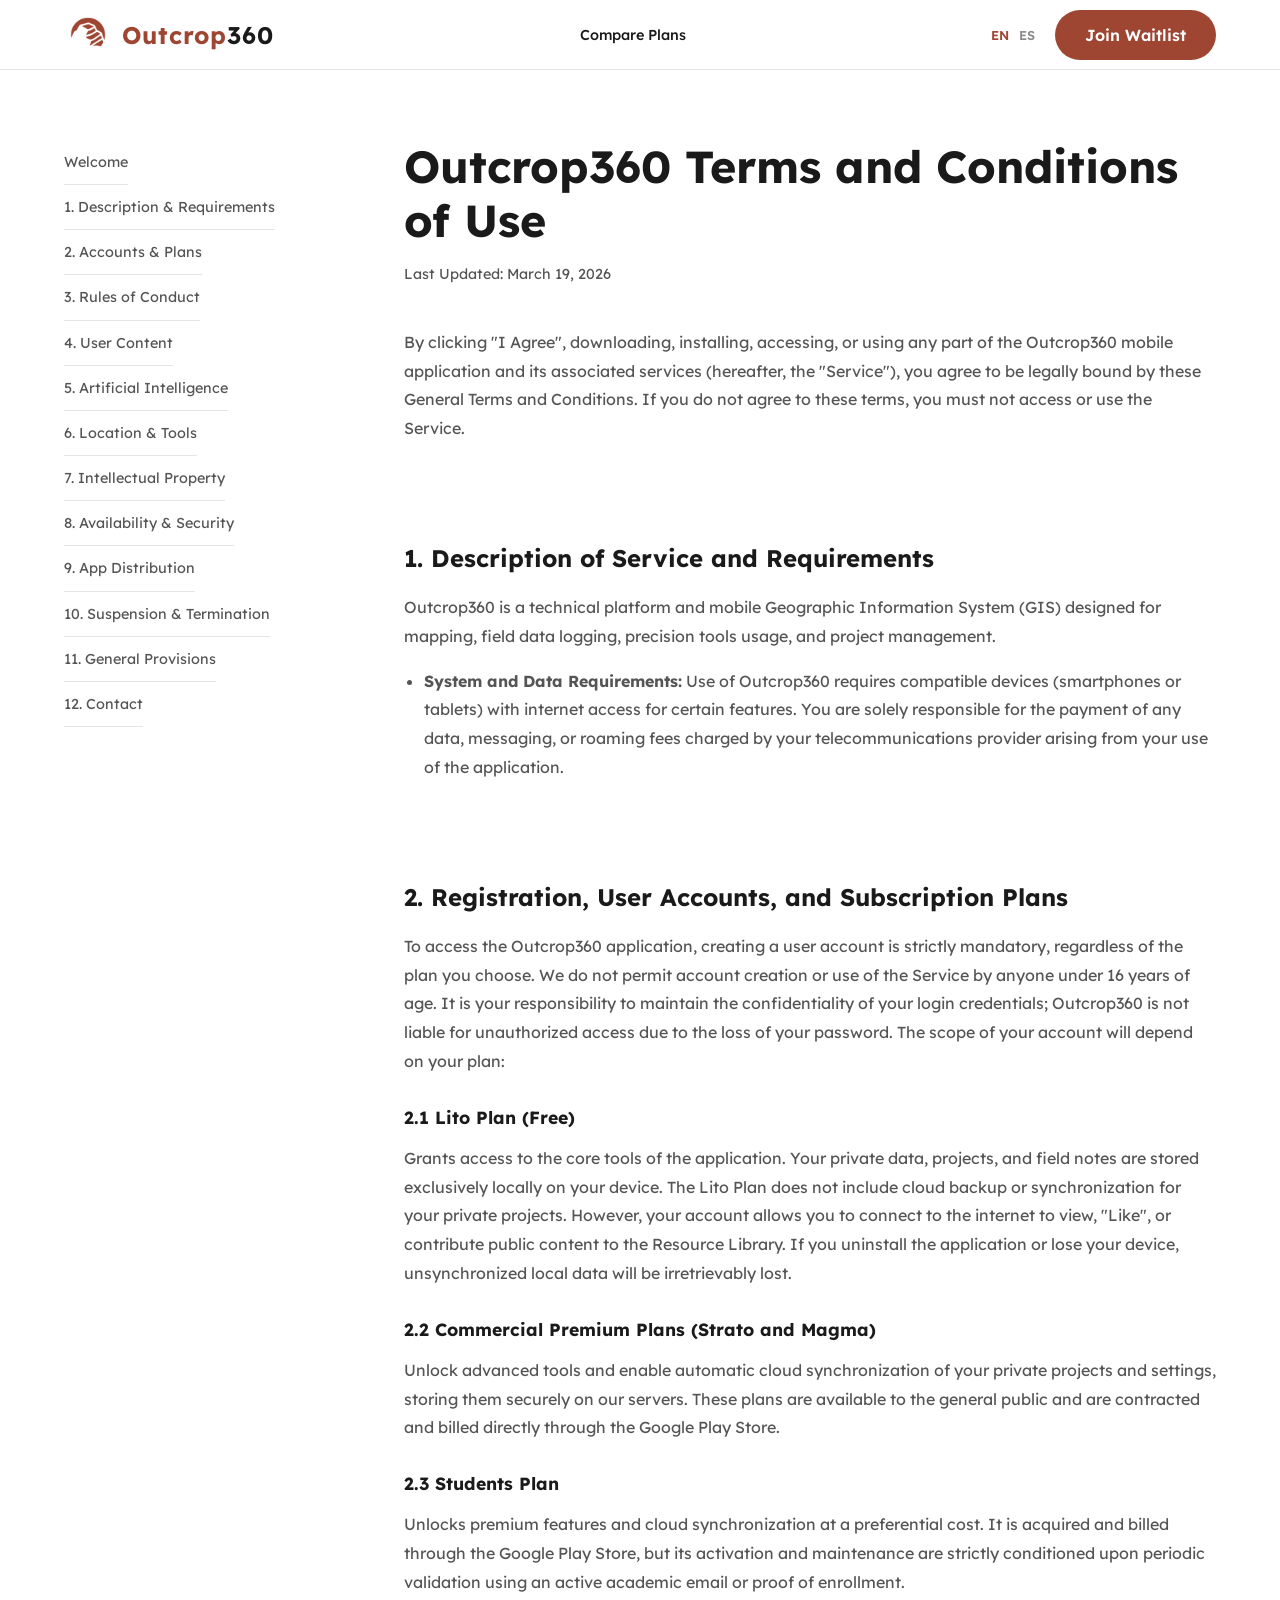
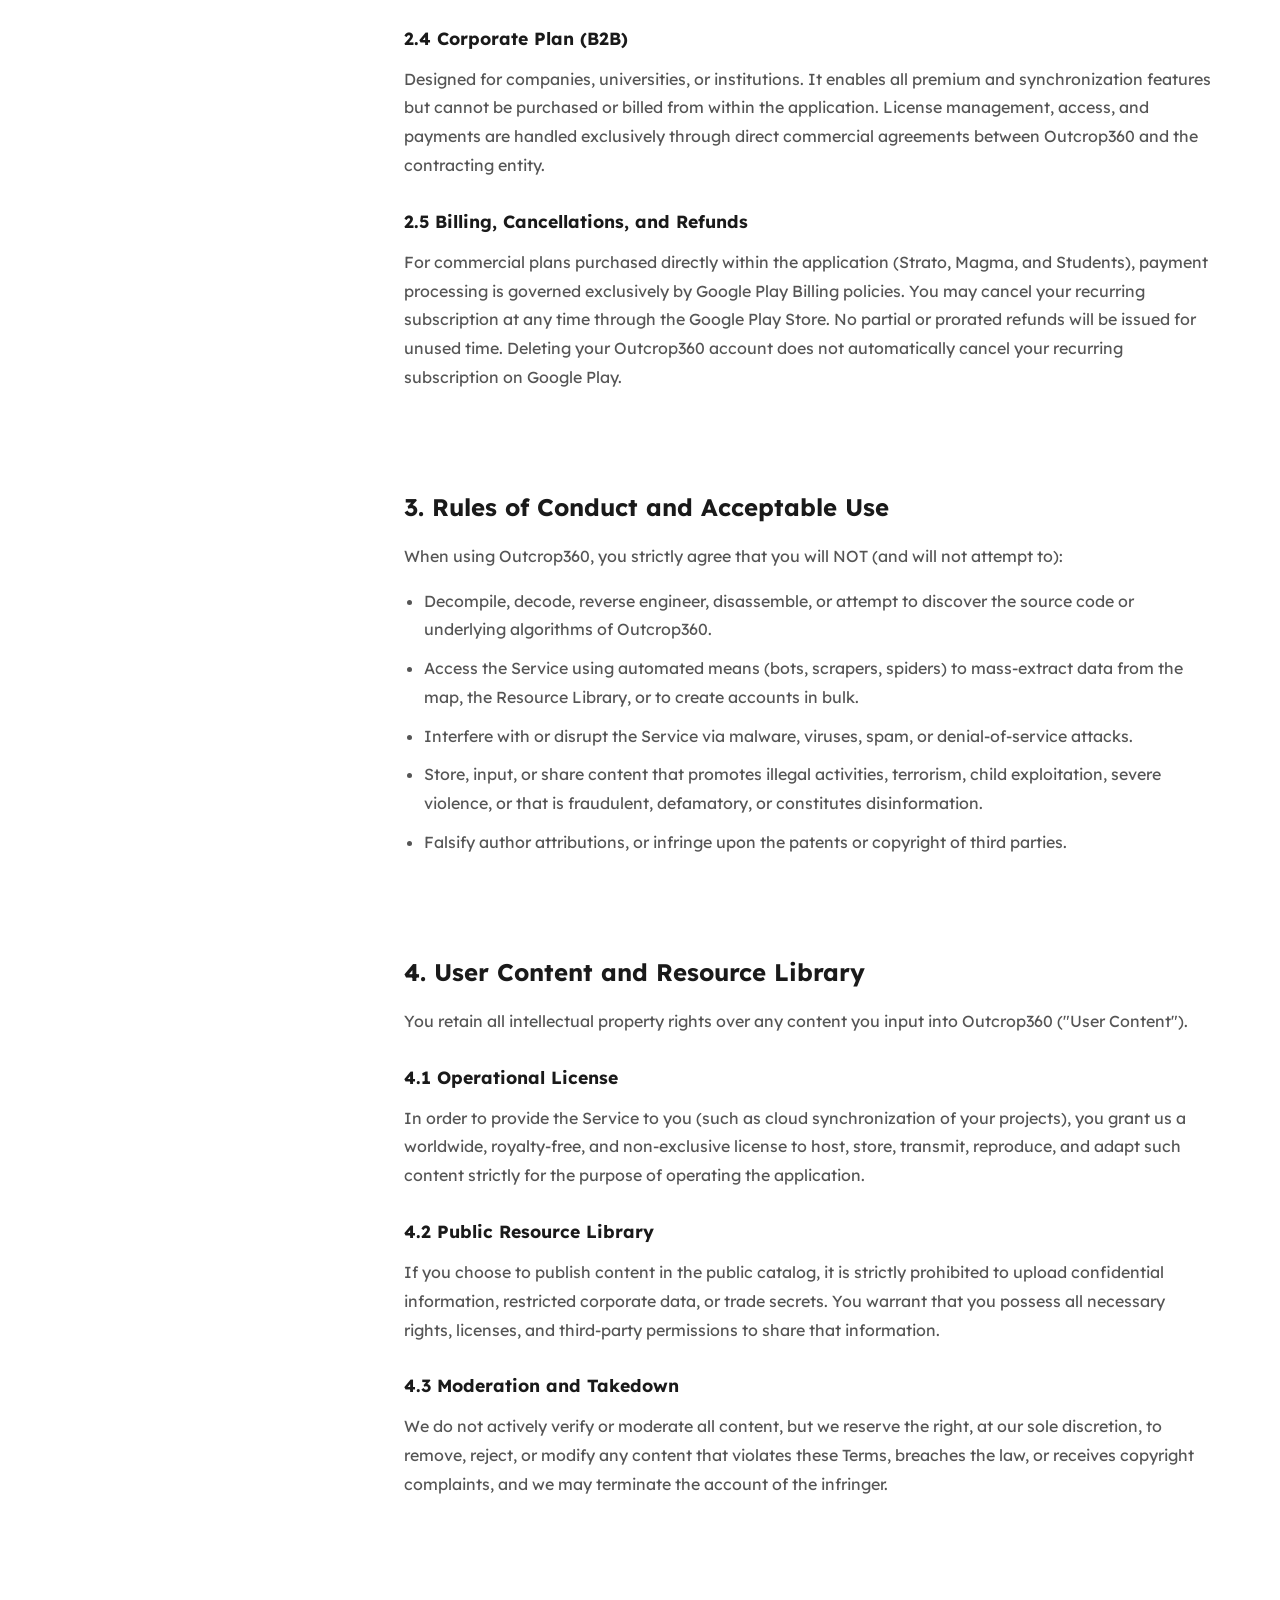
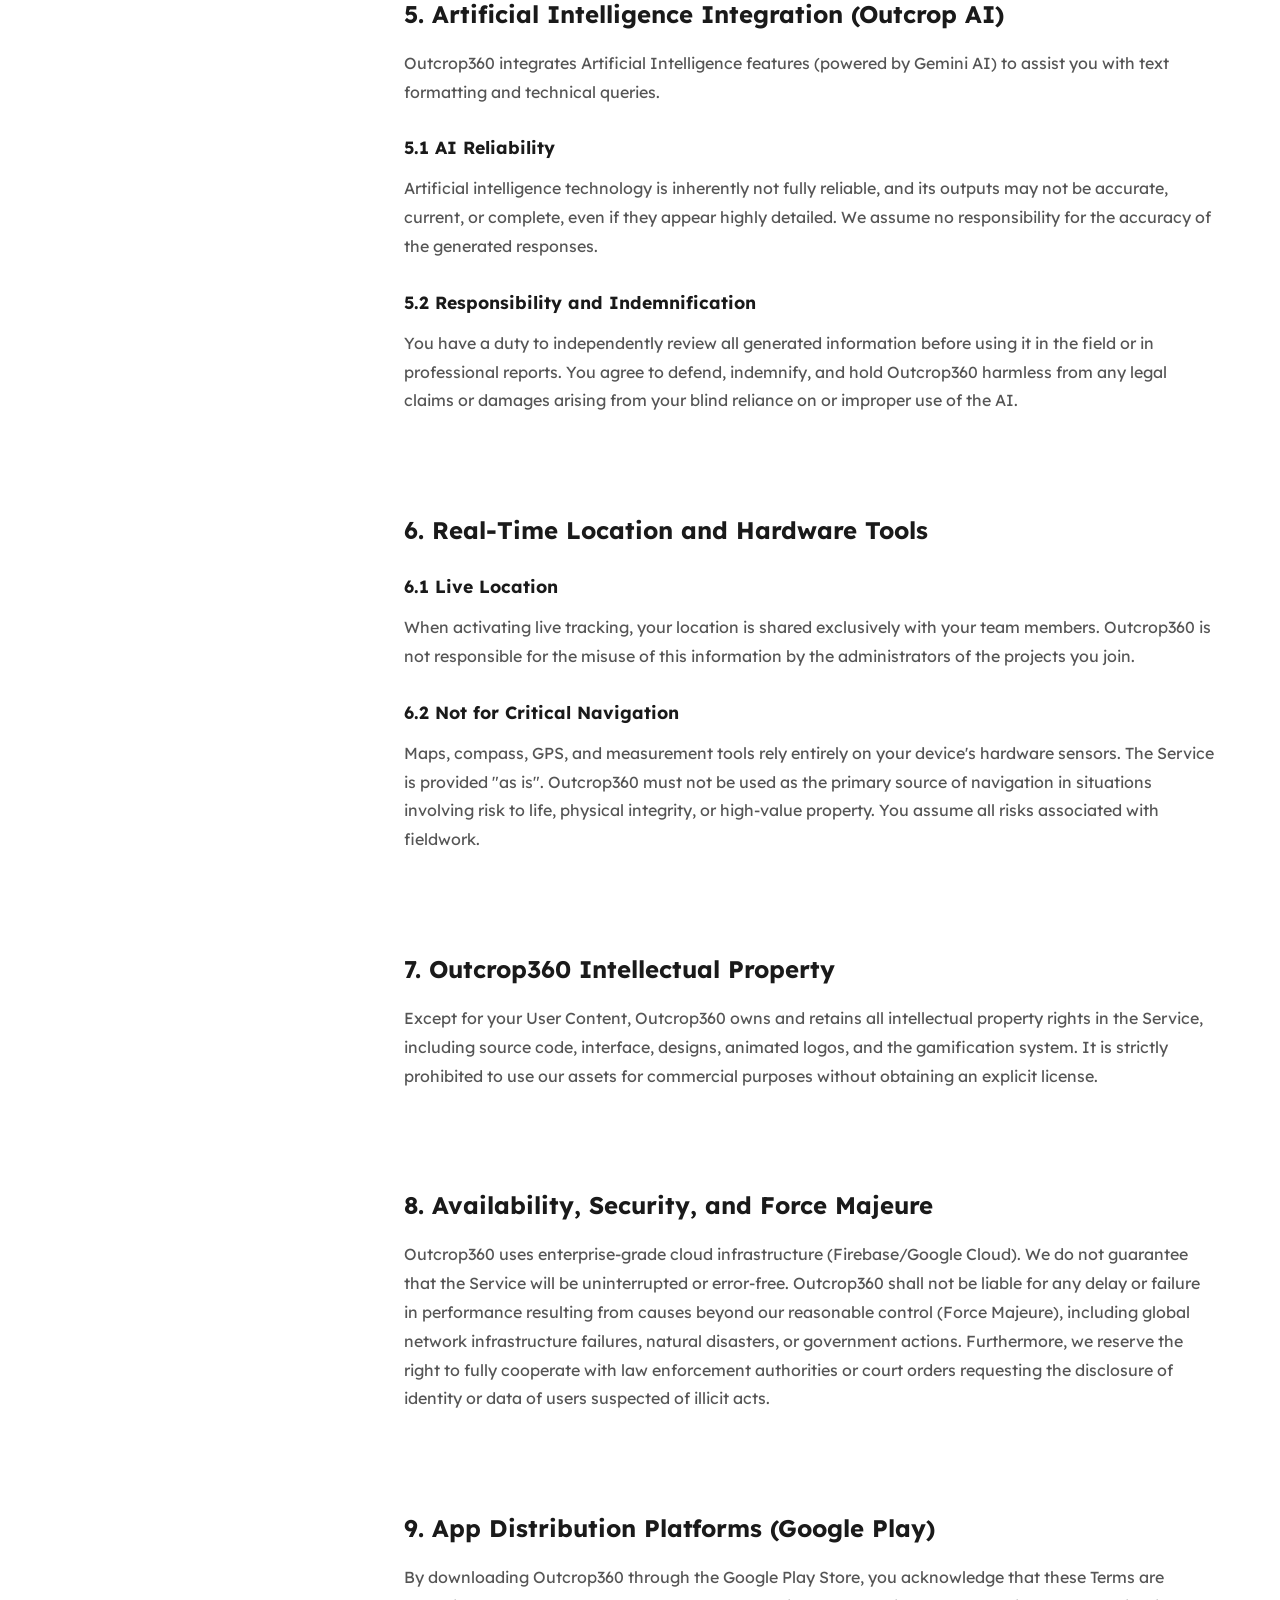
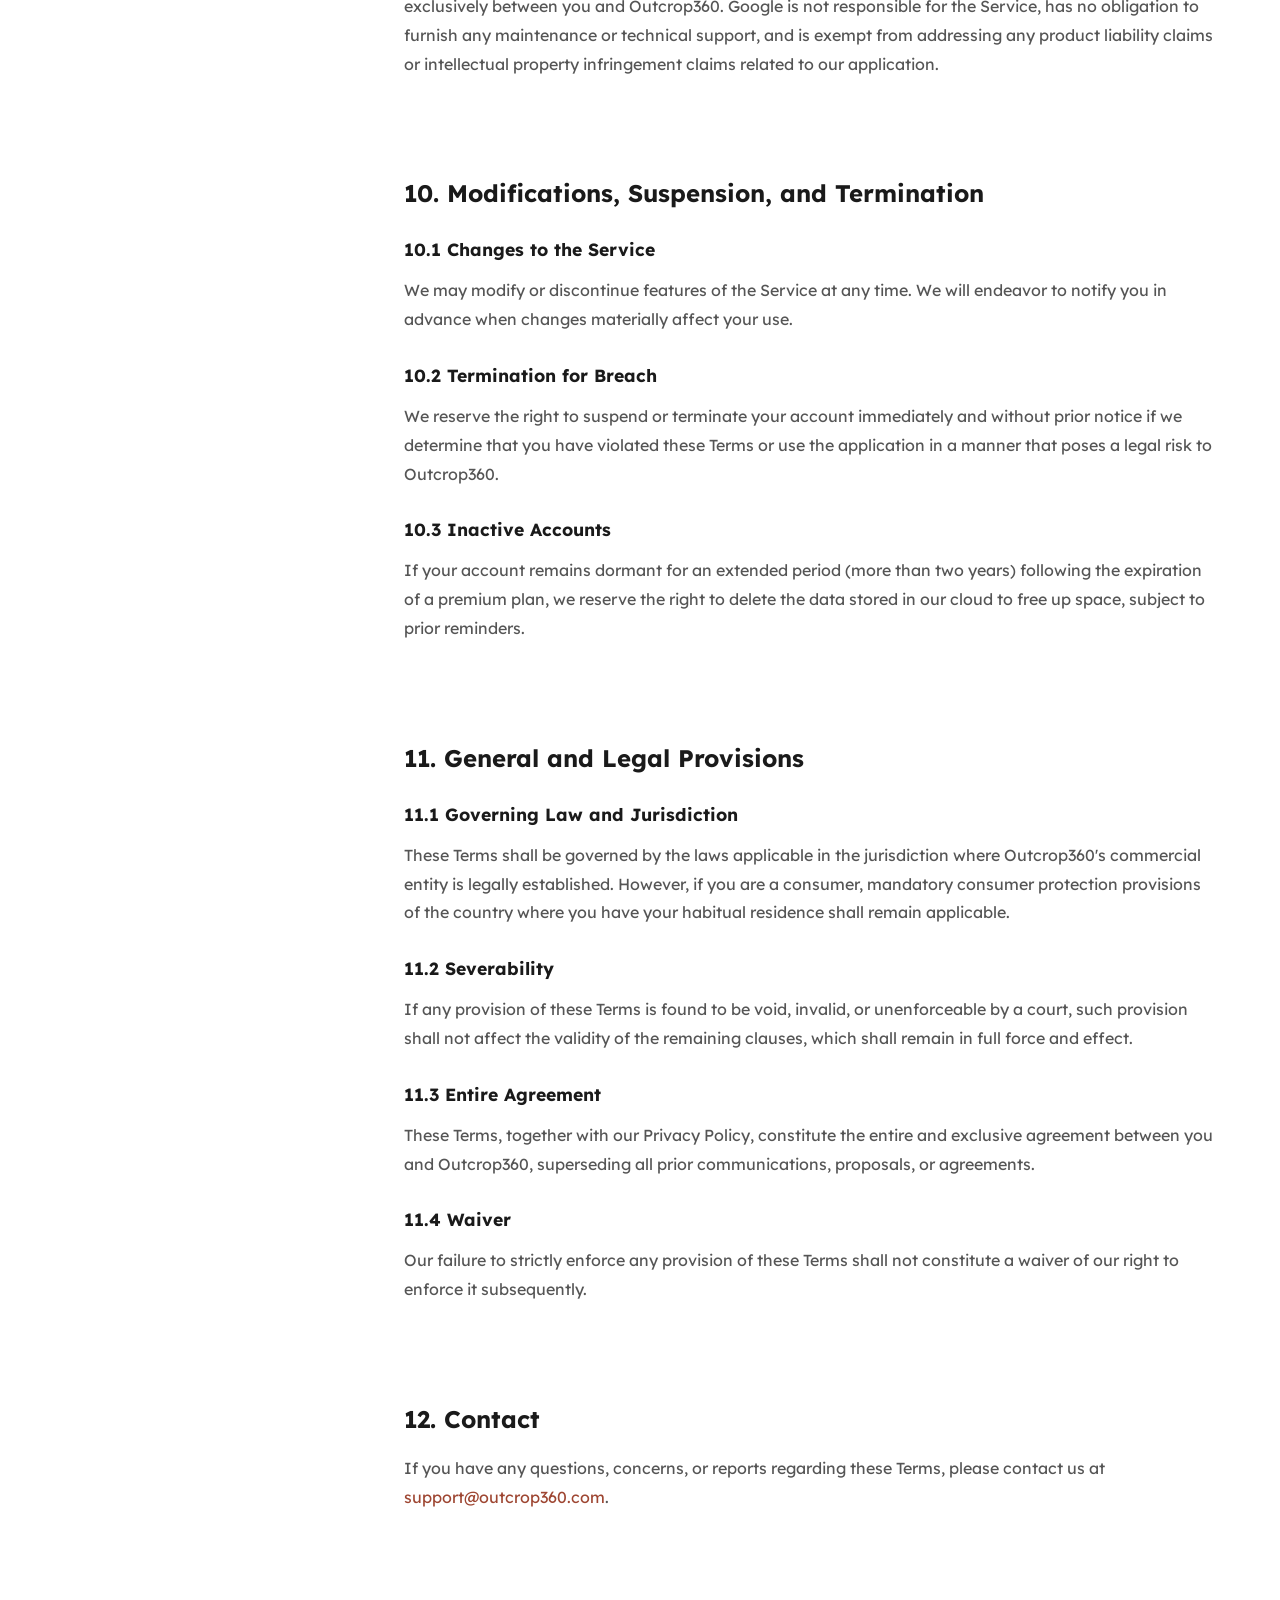
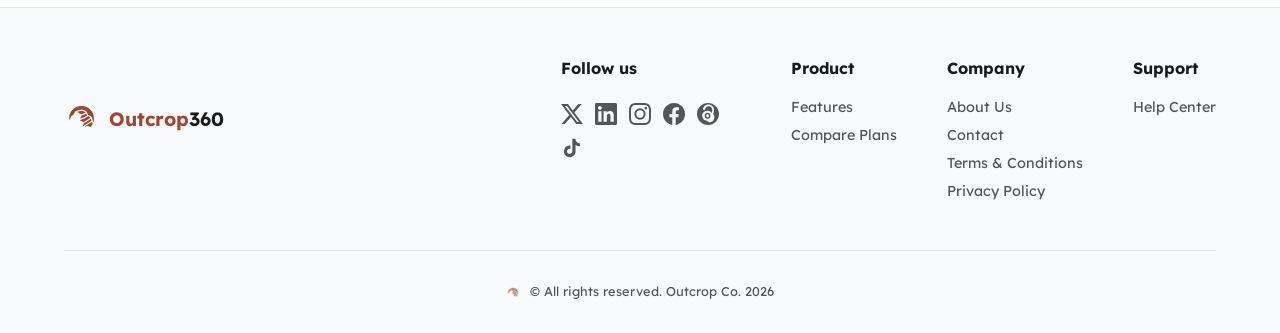
<file: terms.html>
<!DOCTYPE html>
<html lang="en">
<head>
    <meta charset="UTF-8">
    <meta name="viewport" content="width=device-width, initial-scale=1.0, maximum-scale=1.0, user-scalable=no">
    <title>Outcrop360 | Terms & Conditions</title>
    <link href="https://fonts.googleapis.com/css2?family=Lexend:wght@300;400;500;600;700&display=swap" rel="stylesheet">
    <link rel="stylesheet" href="css/styles.css">
</head>
<body class="force-light">

    <nav>
        <a href="home.html" class="nav-brand">
            <img src="outcrop.png" alt="Outcrop360 Logo" class="nav-logo-img">
            <span class="brand-text">
                <span class="brand-outcrop">Outcrop</span><span class="brand-360">360</span>
            </span>
        </a>
        <div class="nav-links">
            <a href="plans.html" id="nav-plans">Compare Plans</a>
        </div>
        <div class="nav-actions">
            <div class="lang-switch">
                <span id="btn-en" onclick="setLanguage('en')">EN</span>
                <span id="btn-es" onclick="setLanguage('es')">ES</span>
            </div>
            <a href="#" class="cta-button" id="nav-cta">Join Waitlist</a>
        </div>
    </nav>

    <div class="lang-es">
        <main class="legal-layout">
            <aside class="legal-sidebar">
                <nav>
                    <a href="#intro-es">Bienvenida</a>
                    <a href="#sec-1-es">1. Descripción y Requisitos</a>
                    <a href="#sec-2-es">2. Cuentas y Planes</a>
                    <a href="#sec-3-es">3. Reglas de Conducta</a>
                    <a href="#sec-4-es">4. Contenido del Usuario</a>
                    <a href="#sec-5-es">5. Inteligencia Artificial</a>
                    <a href="#sec-6-es">6. Ubicación y Herramientas</a>
                    <a href="#sec-7-es">7. Propiedad Intelectual</a>
                    <a href="#sec-8-es">8. Disponibilidad y Seguridad</a>
                    <a href="#sec-9-es">9. Tiendas de Aplicaciones</a>
                    <a href="#sec-10-es">10. Suspensión y Terminación</a>
                    <a href="#sec-11-es">11. Disposiciones Generales</a>
                    <a href="#sec-12-es">12. Contacto</a>
                </nav>
            </aside>

            <article class="legal-content-main">
                <h1 id="intro-es">Términos y Condiciones Generales</h1>
                <p class="last-updated">Última actualización: 19 de Marzo de 2026</p>
                <p>Al hacer clic en "Aceptar", descargar, instalar, acceder o utilizar cualquier parte de la aplicación móvil Outcrop360 y sus servicios asociados (en adelante, el "Servicio" o "Goodnotes Services" en referencia a nuestra infraestructura base), usted acepta estar legalmente vinculado por estos Términos y Condiciones Generales. Si no acepta estos términos, no debe acceder ni utilizar el Servicio.</p>

                <h2 id="sec-1-es">1. Descripción del Servicio y Requisitos</h2>
                <p>Outcrop360 es una plataforma técnica y Sistema de Información Geográfica (SIG) móvil diseñada para el mapeo, registro de datos de campo, uso de herramientas de precisión y gestión de proyectos.</p>
                <ul>
                    <li><strong>Requisitos del Sistema y Datos:</strong> El uso de Outcrop360 requiere dispositivos compatibles (smartphones o tablets) con acceso a internet para ciertas funciones. Usted es el único responsable del pago de cualquier tarifa de datos, mensajería o itinerancia cobrada por su proveedor de telecomunicaciones derivada del uso de la aplicación.</li>
                </ul>

                <h2 id="sec-2-es">2. Registro, Cuentas de Usuario y Planes</h2>
                <p>Para acceder a la aplicación Outcrop360, es estrictamente obligatorio crear una cuenta de usuario, independientemente del plan que elija. No permitimos el registro a menores de 16 años. Es su responsabilidad mantener la confidencialidad de sus credenciales; Outcrop360 no se hace responsable por el acceso no autorizado debido a la pérdida de su contraseña. El alcance de su cuenta dependerá de su plan:</p>
                <h3>2.1 Plan Lito (Gratuito)</h3>
                <p>Le otorga acceso a las herramientas base de la aplicación. Sus datos privados, proyectos y notas de campo se almacenan exclusivamente de forma local en su dispositivo. El Plan Lito no incluye respaldo ni sincronización en la nube para sus proyectos privados. Sin embargo, su cuenta le permite conectarse a internet para consultar, dar "Me gusta" o aportar contenido público a la Biblioteca de Recursos. Si desinstala la aplicación o pierde el dispositivo, los datos locales no sincronizados se perderán irremediablemente.</p>
                <h3>2.2 Planes Premium Comerciales (Strato y Magma)</h3>
                <p>Desbloquean el uso de herramientas avanzadas y habilitan la sincronización automática en la nube de sus proyectos privados y configuraciones, almacenándolos de forma segura en nuestros servidores. Estos planes están disponibles para todo público y se contratan y facturan de forma directa a través de Google Play Store.</p>
                <h3>2.3 Plan Estudiantes (Students)</h3>
                <p>Desbloquea las funciones premium y la sincronización en la nube a un costo preferencial. Se adquiere y factura a través de Google Play Store, pero su activación y mantenimiento están estrictamente condicionados a la validación periódica mediante un correo electrónico académico activo o comprobante de matrícula.</p>
                <h3>2.4 Plan Corporativo (Corporate - B2B)</h3>
                <p>Diseñado para empresas, universidades o instituciones. Habilita todas las funciones premium y de sincronización, pero no se adquiere ni se factura desde la aplicación. La gestión de licencias, accesos y pagos se maneja exclusivamente mediante acuerdos comerciales directos entre Outcrop360 y la entidad contratante.</p>
                <h3>2.5 Facturación, Cancelaciones y Reembolsos</h3>
                <p>Para los planes comerciales adquiridos directamente en la aplicación (Strato, Magma y Students), el procesamiento de pagos se rige exclusivamente por las políticas de Google Play Billing. Usted puede cancelar su suscripción en cualquier momento a través de la tienda de Google. No se emitirán reembolsos parciales ni prorrateados por el tiempo no utilizado. Eliminar su cuenta de Outcrop360 no cancela automáticamente su suscripción recurrente en Google Play.</p>

                <h2 id="sec-3-es">3. Reglas de Conducta y Uso Aceptable</h2>
                <p>Al utilizar Outcrop360, usted acepta estrictamente que NO deberá (y no intentará):</p>
                <ul>
                    <li>Descompilar, decodificar, aplicar ingeniería inversa, desensamblar o intentar descubrir el código fuente o algoritmos subyacentes de Outcrop360.</li>
                    <li>Acceder al Servicio mediante medios automatizados (bots, scrapers, arañas) para extraer datos masivos del mapa, la Biblioteca de Recursos o crear cuentas en bloque.</li>
                    <li>Interferir o interrumpir el Servicio mediante malware, virus, spam o ataques de denegación de servicio.</li>
                    <li>Almacenar, compartir o publicar contenido que promueva actividades ilegales, terrorismo, explotación infantil, violencia grave, o que sea fraudulento, difamatorio o constituya desinformación.</li>
                    <li>Falsificar atribuciones de autor, infringir patentes o derechos de autor (Copyright) de terceros.</li>
                </ul>

                <h2 id="sec-4-es">4. Contenido del Usuario y Biblioteca de Recursos</h2>
                <p>Usted conserva todos los derechos de propiedad intelectual sobre cualquier contenido que ingrese en Outcrop360 ("Contenido del Usuario").</p>
                <h3>4.1 Licencia Operativa</h3>
                <p>Para poder brindarle el Servicio (como la sincronización en la nube de sus proyectos), usted nos otorga una licencia mundial, libre de regalías y no exclusiva para alojar, almacenar, transmitir, reproducir y adaptar dicho contenido estrictamente con el fin de operar la aplicación.</p>
                <h3>4.2 Biblioteca de Recursos Pública</h3>
                <p>Si decide publicar contenido en el catálogo público, queda estrictamente prohibido subir información confidencial, datos corporativos restringidos o secretos industriales. Usted garantiza que posee todos los permisos necesarios para compartir esa información.</p>
                <h3>4.3 Moderación y Takedown</h3>
                <p>No verificamos ni moderamos activamente todo el contenido, pero nos reservamos el derecho, a nuestra entera discreción, de eliminar, rechazar o modificar cualquier contenido que infrinja estos Términos, viole la ley o reciba quejas por derechos de autor, pudiendo terminar la cuenta del infractor.</p>

                <h2 id="sec-5-es">5. Integración de Inteligencia Artificial (Outcrop AI)</h2>
                <p>Outcrop360 integra funciones de Inteligencia Artificial (Gemini AI) para asistirle en formato de textos y consultas técnicas.</p>
                <h3>5.1 Fiabilidad de la IA</h3>
                <p>La tecnología de inteligencia artificial no es infalible y sus resultados ("Output") pueden no ser precisos, actuales o completos, incluso si parecen muy específicos. No asumimos responsabilidad por la exactitud de las respuestas generadas.</p>
                <h3>5.2 Responsabilidad e Indemnización</h3>
                <p>Usted tiene el deber de revisar independientemente toda la información generada antes de utilizarla en el campo o en informes profesionales. Usted acepta indemnizar y eximir de responsabilidad a Outcrop360 de cualquier reclamación legal o daño derivado de su confianza ciega o uso inadecuado de la IA.</p>

                <h2 id="sec-6-es">6. Ubicación en Tiempo Real y Herramientas de Hardware</h2>
                <h3>6.1 Live Location</h3>
                <p>Al activar el rastreo en vivo, su ubicación se comparte exclusivamente con su equipo. Outcrop360 no se hace responsable del uso indebido de esta información por parte de los miembros de su proyecto.</p>
                <h3>6.2 No apto para navegación crítica</h3>
                <p>Los mapas, la brújula, el GPS y las herramientas de medición dependen de los sensores de su dispositivo. El Servicio se proporciona "tal cual". Outcrop360 no debe utilizarse como fuente principal de navegación en situaciones donde corra riesgo la vida, la salud o bienes de alto valor. Usted asume todos los riesgos del trabajo de campo.</p>

                <h2 id="sec-7-es">7. Propiedad Intelectual de Outcrop360</h2>
                <p>A excepción de su Contenido de Usuario, Outcrop360 retiene todos los derechos de propiedad intelectual de la aplicación, incluyendo código fuente, interfaz, diseños, logotipos animados y el sistema de gamificación. Queda prohibido el uso comercial de nuestros activos sin una licencia explícita.</p>

                <h2 id="sec-8-es">8. Disponibilidad, Seguridad y Fuerza Mayor</h2>
                <p>Outcrop360 utiliza infraestructura en la nube de Google Cloud (Firebase). No garantizamos que el Servicio sea ininterrumpido o libre de errores. Outcrop360 no será responsable por fallas o pérdida de datos derivadas de causas fuera de nuestro control razonable (Fuerza Mayor), como fallos en la infraestructura de red global, desastres naturales o decisiones gubernamentales. Además, nos reservamos el derecho de cooperar con autoridades policiales u órdenes judiciales para revelar datos de usuarios sospechosos de actos ilícitos.</p>

                <h2 id="sec-9-es">9. Relación con Tiendas de Aplicaciones (Google Play)</h2>
                <p>Al descargar Outcrop360 desde Google Play Store, usted reconoce que estos Términos son exclusivamente entre usted y Outcrop360. Google no es responsable del Servicio, no tiene obligación de brindar soporte técnico y se exime de cualquier reclamo de responsabilidad del producto o infracción de propiedad intelectual relacionada con nuestra aplicación.</p>

                <h2 id="sec-10-es">10. Modificaciones, Suspensión y Terminación</h2>
                <h3>10.1 Cambios en el Servicio</h3>
                <p>Podemos modificar o descontinuar funciones del Servicio en cualquier momento. Intentaremos notificarle previamente cuando los cambios afecten materialmente su uso.</p>
                <h3>10.2 Terminación por Incumplimiento</h3>
                <p>Nos reservamos el derecho de suspender o cancelar su cuenta inmediatamente y sin previo aviso si viola estos Términos o representa un riesgo legal para Outcrop360.</p>
                <h3>10.3 Cuentas Inactivas</h3>
                <p>Si su cuenta permanece inactiva por un período prolongado (más de dos años) tras la expiración de un plan premium, nos reservamos el derecho de eliminar los datos almacenados en nuestra nube para liberar espacio, previa notificación.</p>

                <h2 id="sec-11-es">11. Disposiciones Generales y Legales</h2>
                <h3>11.1 Ley Aplicable y Jurisdicción</h3>
                <p>Estos Términos se regirán por las leyes aplicables en la jurisdicción donde se constituyó legalmente la entidad comercial de Outcrop360. No obstante, si usted es un consumidor, quedarán a salvo las disposiciones imperativas y obligatorias de protección al consumidor de las leyes del país donde usted tenga su residencia habitual.</p>
                <h3>11.2 Divisibilidad (Severability)</h3>
                <p>Si alguna disposición de estos Términos es declarada nula, inválida o inaplicable por un tribunal, dicha disposición no afectará la validez de las demás cláusulas, las cuales permanecerán en pleno vigor y efecto.</p>
                <h3>11.3 Acuerdo Completo</h3>
                <p>Estos Términos, junto con nuestra Política de Privacidad, constituyen el acuerdo completo y exclusivo entre usted y Outcrop360, reemplazando cualquier propuesta, comunicación o acuerdo previo.</p>
                <h3>11.4 Renuncia</h3>
                <p>El hecho de que no hagamos cumplir estrictamente cualquier disposición de estos Términos no constituirá una renuncia a nuestro derecho de hacerla cumplir posteriormente.</p>

                <h2 id="sec-12-es">12. Contacto</h2>
                <p>Si tiene alguna pregunta, inquietud o reporte sobre estos Términos, por favor comuníquese con nosotros a través de <a href="mailto:support@outcrop360.com">support@outcrop360.com</a>.</p>
            </article>
        </main>
    </div>

    <div class="lang-en">
        <main class="legal-layout">
            <aside class="legal-sidebar">
                <nav>
                    <a href="#intro-en">Welcome</a>
                    <a href="#sec-1-en">1. Description & Requirements</a>
                    <a href="#sec-2-en">2. Accounts & Plans</a>
                    <a href="#sec-3-en">3. Rules of Conduct</a>
                    <a href="#sec-4-en">4. User Content</a>
                    <a href="#sec-5-en">5. Artificial Intelligence</a>
                    <a href="#sec-6-en">6. Location & Tools</a>
                    <a href="#sec-7-en">7. Intellectual Property</a>
                    <a href="#sec-8-en">8. Availability & Security</a>
                    <a href="#sec-9-en">9. App Distribution</a>
                    <a href="#sec-10-en">10. Suspension & Termination</a>
                    <a href="#sec-11-en">11. General Provisions</a>
                    <a href="#sec-12-en">12. Contact</a>
                </nav>
            </aside>

            <article class="legal-content-main">
                <h1 id="intro-en">Outcrop360 Terms and Conditions of Use</h1>
                <p class="last-updated">Last Updated: March 19, 2026</p>
                <p>By clicking "I Agree", downloading, installing, accessing, or using any part of the Outcrop360 mobile application and its associated services (hereafter, the "Service"), you agree to be legally bound by these General Terms and Conditions. If you do not agree to these terms, you must not access or use the Service.</p>

                <h2 id="sec-1-en">1. Description of Service and Requirements</h2>
                <p>Outcrop360 is a technical platform and mobile Geographic Information System (GIS) designed for mapping, field data logging, precision tools usage, and project management.</p>
                <ul>
                    <li><strong>System and Data Requirements:</strong> Use of Outcrop360 requires compatible devices (smartphones or tablets) with internet access for certain features. You are solely responsible for the payment of any data, messaging, or roaming fees charged by your telecommunications provider arising from your use of the application.</li>
                </ul>

                <h2 id="sec-2-en">2. Registration, User Accounts, and Subscription Plans</h2>
                <p>To access the Outcrop360 application, creating a user account is strictly mandatory, regardless of the plan you choose. We do not permit account creation or use of the Service by anyone under 16 years of age. It is your responsibility to maintain the confidentiality of your login credentials; Outcrop360 is not liable for unauthorized access due to the loss of your password. The scope of your account will depend on your plan:</p>
                <h3>2.1 Lito Plan (Free)</h3>
                <p>Grants access to the core tools of the application. Your private data, projects, and field notes are stored exclusively locally on your device. The Lito Plan does not include cloud backup or synchronization for your private projects. However, your account allows you to connect to the internet to view, "Like", or contribute public content to the Resource Library. If you uninstall the application or lose your device, unsynchronized local data will be irretrievably lost.</p>
                <h3>2.2 Commercial Premium Plans (Strato and Magma)</h3>
                <p>Unlock advanced tools and enable automatic cloud synchronization of your private projects and settings, storing them securely on our servers. These plans are available to the general public and are contracted and billed directly through the Google Play Store.</p>
                <h3>2.3 Students Plan</h3>
                <p>Unlocks premium features and cloud synchronization at a preferential cost. It is acquired and billed through the Google Play Store, but its activation and maintenance are strictly conditioned upon periodic validation using an active academic email or proof of enrollment.</p>
                <h3>2.4 Corporate Plan (B2B)</h3>
                <p>Designed for companies, universities, or institutions. It enables all premium and synchronization features but cannot be purchased or billed from within the application. License management, access, and payments are handled exclusively through direct commercial agreements between Outcrop360 and the contracting entity.</p>
                <h3>2.5 Billing, Cancellations, and Refunds</h3>
                <p>For commercial plans purchased directly within the application (Strato, Magma, and Students), payment processing is governed exclusively by Google Play Billing policies. You may cancel your recurring subscription at any time through the Google Play Store. No partial or prorated refunds will be issued for unused time. Deleting your Outcrop360 account does not automatically cancel your recurring subscription on Google Play.</p>

                <h2 id="sec-3-en">3. Rules of Conduct and Acceptable Use</h2>
                <p>When using Outcrop360, you strictly agree that you will NOT (and will not attempt to):</p>
                <ul>
                    <li>Decompile, decode, reverse engineer, disassemble, or attempt to discover the source code or underlying algorithms of Outcrop360.</li>
                    <li>Access the Service using automated means (bots, scrapers, spiders) to mass-extract data from the map, the Resource Library, or to create accounts in bulk.</li>
                    <li>Interfere with or disrupt the Service via malware, viruses, spam, or denial-of-service attacks.</li>
                    <li>Store, input, or share content that promotes illegal activities, terrorism, child exploitation, severe violence, or that is fraudulent, defamatory, or constitutes disinformation.</li>
                    <li>Falsify author attributions, or infringe upon the patents or copyright of third parties.</li>
                </ul>

                <h2 id="sec-4-en">4. User Content and Resource Library</h2>
                <p>You retain all intellectual property rights over any content you input into Outcrop360 ("User Content").</p>
                <h3>4.1 Operational License</h3>
                <p>In order to provide the Service to you (such as cloud synchronization of your projects), you grant us a worldwide, royalty-free, and non-exclusive license to host, store, transmit, reproduce, and adapt such content strictly for the purpose of operating the application.</p>
                <h3>4.2 Public Resource Library</h3>
                <p>If you choose to publish content in the public catalog, it is strictly prohibited to upload confidential information, restricted corporate data, or trade secrets. You warrant that you possess all necessary rights, licenses, and third-party permissions to share that information.</p>
                <h3>4.3 Moderation and Takedown</h3>
                <p>We do not actively verify or moderate all content, but we reserve the right, at our sole discretion, to remove, reject, or modify any content that violates these Terms, breaches the law, or receives copyright complaints, and we may terminate the account of the infringer.</p>

                <h2 id="sec-5-en">5. Artificial Intelligence Integration (Outcrop AI)</h2>
                <p>Outcrop360 integrates Artificial Intelligence features (powered by Gemini AI) to assist you with text formatting and technical queries.</p>
                <h3>5.1 AI Reliability</h3>
                <p>Artificial intelligence technology is inherently not fully reliable, and its outputs may not be accurate, current, or complete, even if they appear highly detailed. We assume no responsibility for the accuracy of the generated responses.</p>
                <h3>5.2 Responsibility and Indemnification</h3>
                <p>You have a duty to independently review all generated information before using it in the field or in professional reports. You agree to defend, indemnify, and hold Outcrop360 harmless from any legal claims or damages arising from your blind reliance on or improper use of the AI.</p>

                <h2 id="sec-6-en">6. Real-Time Location and Hardware Tools</h2>
                <h3>6.1 Live Location</h3>
                <p>When activating live tracking, your location is shared exclusively with your team members. Outcrop360 is not responsible for the misuse of this information by the administrators of the projects you join.</p>
                <h3>6.2 Not for Critical Navigation</h3>
                <p>Maps, compass, GPS, and measurement tools rely entirely on your device's hardware sensors. The Service is provided "as is". Outcrop360 must not be used as the primary source of navigation in situations involving risk to life, physical integrity, or high-value property. You assume all risks associated with fieldwork.</p>

                <h2 id="sec-7-en">7. Outcrop360 Intellectual Property</h2>
                <p>Except for your User Content, Outcrop360 owns and retains all intellectual property rights in the Service, including source code, interface, designs, animated logos, and the gamification system. It is strictly prohibited to use our assets for commercial purposes without obtaining an explicit license.</p>

                <h2 id="sec-8-en">8. Availability, Security, and Force Majeure</h2>
                <p>Outcrop360 uses enterprise-grade cloud infrastructure (Firebase/Google Cloud). We do not guarantee that the Service will be uninterrupted or error-free. Outcrop360 shall not be liable for any delay or failure in performance resulting from causes beyond our reasonable control (Force Majeure), including global network infrastructure failures, natural disasters, or government actions. Furthermore, we reserve the right to fully cooperate with law enforcement authorities or court orders requesting the disclosure of identity or data of users suspected of illicit acts.</p>

                <h2 id="sec-9-en">9. App Distribution Platforms (Google Play)</h2>
                <p>By downloading Outcrop360 through the Google Play Store, you acknowledge that these Terms are exclusively between you and Outcrop360. Google is not responsible for the Service, has no obligation to furnish any maintenance or technical support, and is exempt from addressing any product liability claims or intellectual property infringement claims related to our application.</p>

                <h2 id="sec-10-en">10. Modifications, Suspension, and Termination</h2>
                <h3>10.1 Changes to the Service</h3>
                <p>We may modify or discontinue features of the Service at any time. We will endeavor to notify you in advance when changes materially affect your use.</p>
                <h3>10.2 Termination for Breach</h3>
                <p>We reserve the right to suspend or terminate your account immediately and without prior notice if we determine that you have violated these Terms or use the application in a manner that poses a legal risk to Outcrop360.</p>
                <h3>10.3 Inactive Accounts</h3>
                <p>If your account remains dormant for an extended period (more than two years) following the expiration of a premium plan, we reserve the right to delete the data stored in our cloud to free up space, subject to prior reminders.</p>

                <h2 id="sec-11-en">11. General and Legal Provisions</h2>
                <h3>11.1 Governing Law and Jurisdiction</h3>
                <p>These Terms shall be governed by the laws applicable in the jurisdiction where Outcrop360's commercial entity is legally established. However, if you are a consumer, mandatory consumer protection provisions of the country where you have your habitual residence shall remain applicable.</p>
                <h3>11.2 Severability</h3>
                <p>If any provision of these Terms is found to be void, invalid, or unenforceable by a court, such provision shall not affect the validity of the remaining clauses, which shall remain in full force and effect.</p>
                <h3>11.3 Entire Agreement</h3>
                <p>These Terms, together with our Privacy Policy, constitute the entire and exclusive agreement between you and Outcrop360, superseding all prior communications, proposals, or agreements.</p>
                <h3>11.4 Waiver</h3>
                <p>Our failure to strictly enforce any provision of these Terms shall not constitute a waiver of our right to enforce it subsequently.</p>

                <h2 id="sec-12-en">12. Contact</h2>
                <p>If you have any questions, concerns, or reports regarding these Terms, please contact us at <a href="mailto:support@outcrop360.com">support@outcrop360.com</a>.</p>
            </article>
        </main>
    </div>

    <footer>
        <div class="footer-content">
            <a href="home.html" class="footer-logo">
                <img src="outcrop.png" alt="Outcrop360" class="footer-logo-img">
                <span class="footer-brand">Outcrop<span class="brand-360">360</span></span>
            </a>
            
            <div class="footer-links">
                <div class="footer-column">
                    <h4 id="footer-follow">Follow us</h4>
                    <div class="social-icons">
                        <a href="#" target="_blank" aria-label="X"><svg viewBox="0 0 24 24"><path fill="currentColor" d="M18.901 1.153h3.68l-8.04 9.19L24 22.846h-7.406l-5.8-7.584-6.638 7.584H.474l8.6-9.83L0 1.154h7.594l5.243 6.932ZM17.61 20.644h2.039L6.486 3.24H4.298Z"/></svg></a>
                        <a href="#" target="_blank" aria-label="LinkedIn"><svg viewBox="0 0 24 24"><path fill="currentColor" d="M20.447 20.452h-3.554v-5.569c0-1.328-.027-3.037-1.852-3.037-1.853 0-2.136 1.445-2.136 2.939v5.667H9.351V9h3.414v1.561h.046c.477-.9 1.637-1.85 3.37-1.85 3.601 0 4.267 2.37 4.267 5.455v6.286zM5.337 7.433c-1.144 0-2.063-.926-2.063-2.065 0-1.138.92-2.063 2.063-2.063 1.14 0 2.064.925 2.064 2.063 0 1.139-.925 2.065-2.064 2.065zm1.782 13.019H3.555V9h3.564v11.452zM22.225 0H1.771C.792 0 0 .774 0 1.729v20.542C0 23.227.792 24 1.771 24h20.451C23.2 24 24 23.227 24 22.271V1.729C24 .774 23.2 0 22.222 0h.003z"/></svg></a>
                        <a href="#" target="_blank" aria-label="Instagram"><svg viewBox="0 0 24 24"><path fill="currentColor" d="M12 2.163c3.204 0 3.584.012 4.85.07 3.252.148 4.771 1.691 4.919 4.919.058 1.265.069 1.645.069 4.849 0 3.205-.012 3.584-.069 4.849-.149 3.225-1.664 4.771-4.919 4.919-1.266.058-1.644.07-4.85.07-3.204 0-3.584-.012-4.849-.07-3.26-.149-4.771-1.699-4.919-4.92-.058-1.265-.07-1.644-.07-4.849 0-3.204.013-3.583.07-4.849.149-3.227 1.664-4.771 4.919-4.919 1.266-.057 1.645-.069 4.849-.069zM12 0C8.741 0 8.333.014 7.053.072 2.695.272.273 2.69.073 7.052.014 8.333 0 8.741 0 12c0 3.259.014 3.668.072 4.948.2 4.358 2.618 6.78 6.98 6.98C8.333 23.986 8.741 24 12 24c3.259 0 3.668-.014 4.948-.072 4.354-.2 6.782-2.618 6.979-6.98.059-1.28.073-1.689.073-4.948 0-3.259-.014-3.667-.072-4.947-.196-4.354-2.617-6.78-6.979-6.98C15.668.014 15.259 0 12 0zm0 5.838a6.162 6.162 0 100 12.324 6.162 6.162 0 000-12.324zM12 16a4 4 0 110-8 4 4 0 010 8zm6.406-11.845a1.44 1.44 0 100 2.881 1.44 1.44 0 000-2.881z"/></svg></a>
                        <a href="#" target="_blank" aria-label="Facebook"><svg viewBox="0 0 24 24"><path fill="currentColor" d="M24 12.073c0-6.627-5.373-12-12-12s-12 5.373-12 12c0 5.99 4.388 10.954 10.125 11.854v-8.385H7.078v-3.469h3.047V9.43c0-3.007 1.792-4.669 4.533-4.669 1.312 0 2.686.235 2.686.235v2.953H15.83c-1.491 0-1.956.925-1.956 1.874v2.25h3.328l-.532 3.469h-2.796v8.385C19.612 23.027 24 18.062 24 12.073z"/></svg></a>
                        <a href="#" target="_blank" aria-label="Threads"><svg viewBox="0 0 24 24"><path fill="currentColor" d="M12 0C5.373 0 0 5.372 0 12c0 6.627 5.373 12 12 12 6.628 0 12-5.373 12-12C24 5.372 18.628 0 12 0zm-.886 19.333c-3.14 0-5.442-2.22-5.442-5.385 0-3.242 2.37-5.518 5.626-5.518 2.062 0 3.738.932 4.607 2.454.496-.86.75-1.928.75-3.023 0-2.455-1.57-4.248-3.95-4.248-2.25 0-3.79 1.528-3.916 3.655H6.55c.162-3.328 2.684-5.69 5.86-5.69 3.555 0 6.138 2.503 6.138 6.22 0 1.25-.262 2.443-.762 3.493l-.155.305c.873 1.096 1.346 2.483 1.346 4.022 0 3.328-2.348 5.69-5.86 5.69zm3.56-5.385c0 1.954-1.284 3.35-3.148 3.35-1.874 0-3.148-1.396-3.148-3.35 0-1.944 1.274-3.35 3.148-3.35 1.864 0 3.148 1.406 3.148 3.35zm-3.148-1.685c-.943 0-1.57.73-1.57 1.685 0 .964.627 1.695 1.57 1.695.932 0 1.56-.73 1.56-1.695 0-.955-.628-1.685-1.56-1.685z"/></svg></a>
                        <a href="#" target="_blank" aria-label="TikTok"><svg viewBox="0 0 24 24"><path fill="currentColor" d="M19.59 6.69a4.83 4.83 0 01-3.77-4.25V2h-3.45v13.67a2.89 2.89 0 01-5.2 1.74 2.89 2.89 0 012.31-4.64 2.93 2.93 0 01.88.13V9.4a6.84 6.84 0 00-1-.05A6.33 6.33 0 005 20.1a6.34 6.34 0 0010.86-4.43v-7a8.16 8.16 0 004.77 1.52v-3.4a4.85 4.85 0 01-1.04-.1z"/></svg></a>
                    </div>
                </div>
                <div class="footer-column">
                    <h4 id="footer-product-title">Product</h4>
                    <a href="home.html#features" id="footer-features">Features</a>
                    <a href="plans.html" id="footer-plans">Compare Plans</a>
                </div>
                <div class="footer-column">
                    <h4 id="footer-company-title">Company</h4>
                    <a href="#" id="footer-about">About Us</a>
                    <a href="#" id="footer-contact">Contact</a>
                    <a href="terms.html" id="footer-terms">Terms & Conditions</a>
                    <a href="privacy.html" id="footer-privacy">Privacy Policy</a>
                </div>
                <div class="footer-column">
                    <h4 id="footer-support-title">Support</h4>
                    <a href="#" id="footer-help">Help Center</a>
                </div>
            </div>
        </div>
        <div class="footer-bottom">
            <p>
                <img src="outcrop.png" alt="Outcrop Icon" class="footer-tiny-icon">
                &copy; <span id="footer-rights">All rights reserved. Outcrop Co.</span> 2026
            </p>
        </div>
    </footer>

    <script src="js/translations.js"></script>
    <script src="js/main.js"></script>
</body>
</html>
</file>
<file: css/styles.css>
/* css/styles.css */

:root {
    --brand-color: #9E4632;
    --bg-color: #050505;
    --surface-color: #111111;
    --text-main: #ffffff;
    --text-secondary: #aaaaaa;
    --glass-bg: rgba(255, 255, 255, 0.05);
    --glass-border: rgba(255, 255, 255, 0.1);
    --rock-filter: brightness(0.4) contrast(1.1);
}

@media (prefers-color-scheme: light) {
    :root {
        --bg-color: #f8f9fa;
        --surface-color: #ffffff;
        --text-main: #1a1a1a;
        --text-secondary: #555555;
        --glass-bg: rgba(0, 0, 0, 0.03);
        --glass-border: rgba(0, 0, 0, 0.08);
        --rock-filter: invert(0.9) brightness(1.2) contrast(0.8);
    }
}

html {
    scroll-padding-top: 130px; /* Compensa el alto del Nav para que no tape los títulos */
    scroll-behavior: smooth; /* Hace que el deslizamiento al hacer clic sea suave y elegante */
}

body { 
    background-color: var(--bg-color); 
    color: var(--text-main);
    margin: 0; padding: 0;
    font-family: 'Lexend', sans-serif;
    overflow-x: hidden;
}

.bg-rock {
    position: fixed; 
    top: 0; left: 0;
    width: 100vw; height: 100vh;
    background-image: url('../bg_resources_rock.webp');
    background-size: cover;
    background-position: center;
    background-attachment: scroll; 
    filter: var(--rock-filter);
    z-index: -1;
    animation: fadeInRock 2s ease-in-out forwards;
    opacity: 0;
}
@keyframes fadeInRock { to { opacity: 1; } }

nav {
    position: fixed; top: 0; left: 0; width: 100%; height: 70px; display: flex;
    justify-content: space-between; align-items: center; padding: 0 5%;
    box-sizing: border-box; background: var(--glass-bg); backdrop-filter: blur(15px);
    -webkit-backdrop-filter: blur(15px); border-bottom: 1px solid var(--glass-border); z-index: 1000;
}
.nav-brand { display: flex; align-items: center; gap: 10px; text-decoration: none; }
.nav-logo-img { height: 48px; width: auto; }
.brand-text { font-family: 'Lexend', sans-serif; font-size: 1.5rem; font-weight: 700; letter-spacing: 1px; }
.brand-outcrop { color: var(--brand-color); } .brand-360 { color: var(--text-main); }
.nav-links { display: flex; gap: 30px; }
.nav-links a { color: var(--text-main); text-decoration: none; font-weight: 500; font-size: 0.9rem; transition: color 0.3s; }
.nav-links a:hover { color: var(--brand-color); }
.nav-actions { display: flex; align-items: center; gap: 20px; }
.lang-switch { display: flex; gap: 10px; font-size: 0.8rem; font-weight: 600; cursor: pointer; }
.lang-switch span { opacity: 0.5; transition: opacity 0.3s; }
.lang-switch span.active { opacity: 1; color: var(--brand-color); }

.hero {
    min-height: 100vh; display: flex; align-items: center; justify-content: center;
    padding: 100px 5% 50px; box-sizing: border-box; max-width: 1200px; margin: 0 auto;
}
.hero-content { flex: 1; padding-right: 50px; display: flex; flex-direction: column; align-items: flex-start; }

#animated-logo-container { width: 320px; height: 320px; margin-bottom: 20px; display: flex; align-items: center; justify-content: center; }
.animated-logo-svg { width: 100%; height: 100%; filter: drop-shadow(0 10px 20px rgba(0,0,0,0.5)); }

@keyframes levitatePiece { 0%, 100% { transform: translateY(0); } 50% { transform: translateY(-8px); } }
.levitate-1 { animation: levitatePiece 4s ease-in-out infinite; }
.levitate-2 { animation: levitatePiece 3.2s ease-in-out infinite; animation-delay: 0.5s; }
.levitate-3 { animation: levitatePiece 4.5s ease-in-out infinite; animation-delay: 1.2s; }
.levitate-4 { animation: levitatePiece 3.8s ease-in-out infinite; animation-delay: 0.8s; }

.hero h1 { font-size: clamp(2.2rem, 5vw, 3.5rem); margin: 0 0 20px 0; color: var(--text-main); line-height: 1.1; }
.hero h1 span { color: var(--brand-color); }
.hero p { font-size: clamp(1rem, 2vw, 1.1rem); color: var(--text-secondary); margin: 0 0 40px 0; max-width: 500px; line-height: 1.6; }
.cta-button { background-color: var(--brand-color); color: white; padding: 15px 30px; border-radius: 50px; text-decoration: none; font-weight: 600; border: none; cursor: pointer; transition: transform 0.2s, box-shadow 0.2s; }
.cta-button:hover { transform: translateY(-2px); box-shadow: 0 10px 20px rgba(158, 70, 50, 0.3); }

.hero-visual { flex: 1; display: flex; justify-content: center; position: relative; }
.phone-mockup { width: 320px; aspect-ratio: 9 / 19.5; background: var(--surface-color); border: 14px solid #111; border-radius: 45px; box-shadow: 0 25px 50px rgba(0,0,0,0.6); display: flex; align-items: center; justify-content: center; overflow: hidden; position: relative; }
.app-screenshot { width: 100%; height: 100%; object-fit: cover; display: block; }

/* --- GSAP SCROLL SECTION --- */
.features-scroll-section { position: relative; width: 100%; z-index: 10; }
.sticky-container { height: 100vh; width: 100%; display: flex; align-items: center; justify-content: center; overflow: hidden; }
.features-content { display: flex; width: 90%; max-width: 1200px; align-items: center; justify-content: space-between; gap: 50px; }
.feature-text-column { flex: 1; position: relative; height: 50vh; }
.feature-block { position: absolute; top: 50%; transform: translateY(-50%); width: 100%; opacity: 0; }
.feature-block h2 { font-size: clamp(2rem, 4vw, 3rem); color: var(--brand-color); margin-bottom: 20px; line-height: 1.1; }
.feature-block p { font-size: clamp(1rem, 1.5vw, 1.2rem); color: var(--text-main); line-height: 1.6; }
.feature-visual-column { flex: 1; display: flex; justify-content: center; }
.feature-img { position: absolute; top: 0; left: 0; width: 100%; height: 100%; object-fit: cover; opacity: 0; transition: opacity 0.4s ease-in-out; }
.feature-img.active { opacity: 1; }

/* --- BENTO BOX --- */
.bento-section { padding: 100px 5%; max-width: 1200px; margin: 0 auto; text-align: center; }
.section-title { font-size: clamp(2rem, 4vw, 2.5rem); margin-bottom: 50px; color: var(--text-main); }
.bento-grid { display: grid; grid-template-columns: repeat(auto-fit, minmax(250px, 1fr)); gap: 20px; }
.bento-card { background: var(--glass-bg); border: 1px solid var(--glass-border); border-radius: 20px; padding: 30px; text-align: left; backdrop-filter: blur(10px); transition: transform 0.3s; }
.bento-card:hover { transform: translateY(-5px); border-color: var(--brand-color); }
.bento-icon { font-size: 2.5rem; margin-bottom: 15px; }
.bento-card h3 { font-size: 1.2rem; color: var(--brand-color); margin: 0 0 10px 0; }
.bento-card p { font-size: 0.9rem; color: var(--text-secondary); line-height: 1.5; margin: 0; font-family: 'Montserrat', sans-serif;}

/* --- AUDIENCIA --- */
.audience-section { padding: 50px 5% 100px; text-align: center; border-top: 1px solid var(--glass-border); }
.audience-title { font-size: 1rem; color: var(--text-secondary); margin-bottom: 30px; text-transform: uppercase; letter-spacing: 2px; }
.audience-tags { display: flex; flex-wrap: wrap; justify-content: center; gap: 15px; max-width: 800px; margin: 0 auto; }
.audience-tags span { padding: 10px 20px; border-radius: 50px; background: var(--surface-color); color: var(--text-main); font-size: 0.9rem; border: 1px solid var(--glass-border); }

/* --- FOOTER --- */
footer { background: var(--surface-color); padding: 50px 5% 20px; border-top: 1px solid var(--glass-border); }
.footer-content { display: flex; flex-wrap: wrap; justify-content: space-between; gap: 30px; max-width: 1200px; margin: 0 auto; }
.footer-logo { display: flex; align-items: center; gap: 10px; text-decoration: none; margin-bottom: 20px; }
.footer-logo-img { height: 35px; width: auto; }
.footer-brand { font-family: 'Lexend', sans-serif; font-size: 1.2rem; font-weight: 700; color: var(--brand-color); }
.footer-brand .brand-360 { color: var(--text-main); }

.footer-links { display: flex; flex-wrap: wrap; gap: 50px; }
.footer-column { display: flex; flex-direction: column; gap: 10px; }
.footer-column h4 { font-size: 1rem; color: var(--text-main); margin: 0 0 10px 0; }
.footer-column a { color: var(--text-secondary); text-decoration: none; font-size: 0.9rem; transition: color 0.3s; }
.footer-column a:hover { color: var(--brand-color); }

/* Estilos de Redes Sociales */
.social-icons { display: flex; gap: 12px; margin-top: 5px; flex-wrap: wrap; max-width: 180px; }
.social-icons a { color: var(--text-secondary); width: 22px; height: 22px; display: inline-block; transition: color 0.3s, transform 0.3s; }
.social-icons a:hover { color: var(--brand-color); transform: translateY(-3px); }
.social-icons svg { width: 100%; height: 100%; }

/* Estilos del Copyright y mini icono */
.footer-bottom { border-top: 1px solid var(--glass-border); padding-top: 20px; margin-top: 50px; text-align: center; color: var(--text-secondary); font-size: 0.8rem; display: flex; align-items: center; justify-content: center; flex-wrap: wrap; }
.footer-tiny-icon { height: 14px; width: auto; vertical-align: middle; margin-right: 6px; opacity: 0.8; }

@media (max-width: 768px) {
    .hero { flex-direction: column; text-align: center; padding-top: 120px; }
    .hero-content { padding-right: 0; margin-bottom: 50px; align-items: center; }
    .nav-links { display: none; }
    .features-content { flex-direction: column-reverse; justify-content: center; }
    .feature-text-column { height: 30vh; text-align: center; }
    .feature-block h2 { font-size: 1.8rem; }
    .footer-content { flex-direction: column; text-align: left; }
    .footer-links { flex-direction: column; gap: 30px; }
    .social-icons { max-width: 100%; }
}

/* --- OVERRIDE: FORZAR MODO CLARO (Para páginas legales) --- */
body.force-light {
    --bg-color: #ffffff;
    --surface-color: #f8f9fa;
    --text-main: #1a1a1a;
    --text-secondary: #555555;
    --glass-bg: rgba(255, 255, 255, 0.85);
    --glass-border: rgba(0, 0, 0, 0.1);
    background-color: var(--bg-color);
}

/* Ocultar el fondo de roca si estuviera presente */
body.force-light .bg-rock {
    display: none;
}

/* --- PÁGINAS LEGALES (Estilo Goodnotes) --- */
.legal-layout {
    display: flex;
    gap: 60px;
    max-width: 1200px;
    margin: 0 auto;
    padding: 140px 5% 80px; /* Espacio superior para el nav */
    align-items: flex-start;
    /* Añadimos overflow visible para asegurar que el sticky funcione y no se corte nada */
    overflow: visible; 
}

/* Índice Lateral Fijo */
.legal-sidebar {
    /* Forzamos un ancho estricto y evitamos que se encoja o crezca */
    flex: 0 0 280px; 
    width: 280px;
    position: sticky;
    top: 100px; /* Se queda pegado debajo del nav */
    /* Añadimos un max-height y overflow para que el sidebar tenga scroll si es muy largo */
    max-height: calc(100vh - 120px);
    overflow-y: auto;
    /* Ocultamos la barra de scroll para un look más limpio (opcional) */
    scrollbar-width: none; /* Firefox */
}
.legal-sidebar::-webkit-scrollbar { 
    display: none; /* Chrome, Safari, Edge */
}

/* Corrección: Resetear el nav global para el sidebar */
.legal-sidebar nav {
    position: relative; /* Quita el "fixed" del nav principal */
    display: flex;
    flex-direction: column;
    width: 100%;
    height: auto;
    padding: 0;
    background: transparent;
    border: none;
    backdrop-filter: none;
    -webkit-backdrop-filter: none;
    align-items: flex-start; /* Alinea el texto a la izquierda, no al centro */
}

.legal-sidebar a {
    color: var(--text-secondary);
    text-decoration: none;
    font-size: 0.9rem;
    padding: 12px 0;
    border-bottom: 1px solid var(--glass-border);
    transition: color 0.2s;
    line-height: 1.4; /* Mejoramos la legibilidad si el texto ocupa dos líneas */
}

.legal-sidebar a:hover {
    color: var(--brand-color);
}

/* Contenido Principal */
.legal-content-main {
    /* Nos aseguramos de que tome el espacio restante pero con un ancho mínimo */
    flex: 1 1 0; 
    min-width: 0; /* Previene desbordamientos en Flexbox */
    color: var(--text-main);
}

.legal-content-main h1 {
    color: var(--text-main);
    font-size: clamp(2rem, 4vw, 2.8rem);
    margin-top: 0;
    margin-bottom: 10px;
    line-height: 1.2;
}

.legal-content-main .last-updated {
    color: var(--text-secondary);
    font-size: 0.9rem;
    margin-bottom: 40px;
}

/* Aquí está el espacio extra que pediste para los títulos numerados */
.legal-content-main h2 {
    color: var(--text-main);
    font-size: 1.5rem;
    margin-top: 100px; 
    margin-bottom: 20px;
}

.legal-content-main h3 {
    color: var(--text-main);
    font-size: 1.1rem;
    margin-top: 30px;
    margin-bottom: 10px;
}

.legal-content-main p, .legal-content-main ul {
    color: var(--text-secondary);
    line-height: 1.8;
    margin-bottom: 15px;
    font-size: 1rem;
}

.legal-content-main ul { padding-left: 20px; }
.legal-content-main li { margin-bottom: 10px; }
.legal-content-main a { color: var(--brand-color); text-decoration: none; }
.legal-content-main a:hover { text-decoration: underline; }

/* --- CONTROL DE IDIOMAS (Para páginas estáticas largas) --- */
html[lang="en"] .lang-es { display: none !important; }
html[lang="es"] .lang-en { display: none !important; }

/* ========================================== */
/* --- PLANES (COMPARE PLANS) --- */
/* ========================================== */

/* 1. Gradientes exportados de AppBrush.kt */
:root {
    --plan-lito: #9E4632;
    --plan-strato: linear-gradient(135deg, #1B5E20, #4CAF50, #81C784);
    --plan-magma: linear-gradient(135deg, #4285F4, #9C27B0, #E91E63);
    --plan-students: linear-gradient(135deg, #004D40, #0277BD, #26A69A);
    --plan-corporate: linear-gradient(135deg, #F57F17, #FFB300, #FFCA28);
}

.plans-section {
    padding: 140px 5% 50px;
    max-width: 1200px;
    margin: 0 auto;
    text-align: center;
}

.plans-header h1 {
    font-size: clamp(2.5rem, 5vw, 3.5rem);
    color: var(--text-main);
    margin-bottom: 15px;
}

.plans-header p {
    color: var(--text-secondary);
    font-size: 1.1rem;
    margin-bottom: 60px;
}

/* 2. Tarjetas de Planes (Estilo Goodnotes) */
.plans-grid {
    display: grid;
    grid-template-columns: repeat(auto-fit, minmax(220px, 1fr));
    gap: 20px;
    align-items: stretch;
}

.plan-card {
    background: var(--surface-color);
    border-radius: 20px;
    padding: 3px; /* Espacio para el borde de gradiente */
    position: relative;
    transition: transform 0.3s;
    display: flex;
    flex-direction: column;
}

.plan-card:hover {
    transform: translateY(-10px);
}

/* Borde de gradiente dinámico */
.plan-card.lito { background: var(--plan-lito); }
.plan-card.strato { background: var(--plan-strato); }
.plan-card.magma { background: var(--plan-magma); transform: scale(1.05); z-index: 2; box-shadow: 0 15px 30px rgba(156, 39, 176, 0.2); }
.plan-card.magma:hover { transform: scale(1.05) translateY(-10px); }
.plan-card.students { background: var(--plan-students); }
.plan-card.corporate { background: var(--plan-corporate); }

.plan-card-inner {
    background: var(--surface-color);
    border-radius: 17px;
    padding: 30px 20px;
    height: 100%;
    display: flex;
    flex-direction: column;
    box-sizing: border-box;
}

.plan-badge {
    position: absolute;
    top: -15px;
    left: 50%;
    transform: translateX(-50%);
    background: var(--plan-magma);
    color: white;
    padding: 5px 15px;
    border-radius: 20px;
    font-size: 0.8rem;
    font-weight: 600;
    text-transform: uppercase;
    letter-spacing: 1px;
}

.plan-name {
    font-size: 1.8rem;
    font-weight: 700;
    margin-bottom: 10px;
    background-clip: text;
    -webkit-background-clip: text;
    -webkit-text-fill-color: transparent;
}

/* Aplicando el gradiente al texto del título */
.plan-card.lito .plan-name { background-image: linear-gradient(to right, #9E4632, #9E4632); }
.plan-card.strato .plan-name { background-image: var(--plan-strato); }
.plan-card.magma .plan-name { background-image: var(--plan-magma); }
.plan-card.students .plan-name { background-image: var(--plan-students); }
.plan-card.corporate .plan-name { background-image: var(--plan-corporate); }

.plan-price { font-size: 1.2rem; color: var(--text-main); font-weight: 600; margin-bottom: 20px; }
.plan-price span { font-size: 0.8rem; color: var(--text-secondary); font-weight: 400; }

.plan-features-short {
    text-align: left;
    margin-bottom: 30px;
    flex-grow: 1;
}

.plan-features-short p {
    font-size: 0.9rem;
    color: var(--text-secondary);
    margin: 10px 0;
    display: flex;
    align-items: flex-start;
    gap: 10px;
}

.plan-btn {
    display: block;
    width: 100%;
    padding: 12px 0;
    border-radius: 50px;
    text-decoration: none;
    font-weight: 600;
    color: white;
    transition: opacity 0.3s;
}

.plan-btn:hover { opacity: 0.9; }

.plan-btn.lito { background: var(--plan-lito); }
.plan-btn.strato { background: var(--plan-strato); }
.plan-btn.magma { background: var(--plan-magma); }
.plan-btn.students { background: var(--plan-students); }
.plan-btn.corporate { background: var(--plan-corporate); }

/* 3. Botón y Contenedor de la Tabla Detallada */
.compare-action {
    margin-top: 60px;
}

.btn-toggle-matrix {
    background: transparent;
    border: 1px solid var(--text-secondary);
    color: var(--text-main);
    padding: 12px 30px;
    border-radius: 50px;
    font-size: 1rem;
    font-family: inherit;
    cursor: pointer;
    transition: all 0.3s;
}

.btn-toggle-matrix:hover {
    border-color: var(--brand-color);
    color: var(--brand-color);
}

.matrix-container {
    max-height: 0;
    overflow: hidden;
    transition: max-height 0.5s cubic-bezier(0, 1, 0, 1);
    opacity: 0;
    margin-top: 40px;
}

.matrix-container.expanded {
    max-height: 5000px; /* Suficiente para la tabla */
    opacity: 1;
    transition: max-height 1s ease-in-out, opacity 0.5s ease-in-out;
}

/* 4. La Tabla (Matriz) */
.matrix-table {
    width: 100%;
    border-collapse: collapse;
    text-align: center;
    font-size: 0.9rem;
    color: var(--text-main);
}

.matrix-table th {
    position: sticky;
    top: 70px;
    background: var(--surface-color);
    padding: 15px;
    font-weight: 700;
    z-index: 2;
    border-bottom: 2px solid var(--glass-border);
}

.matrix-table td {
    padding: 15px;
    border-bottom: 1px solid var(--glass-border);
}

.matrix-table td:first-child {
    text-align: left;
    font-weight: 500;
    color: var(--text-secondary);
    width: 25%;
}

.matrix-table tr.category-row td {
    background: var(--glass-bg);
    text-align: left;
    font-weight: 700;
    color: var(--brand-color);
    padding-top: 30px;
    padding-bottom: 10px;
    border-bottom: none;
    letter-spacing: 1px;
}

.icon-check { color: #4CAF50; font-weight: bold; }
.icon-cross { color: #555555; opacity: 0.5; }

@media (max-width: 900px) {
    .matrix-table { display: block; overflow-x: auto; white-space: nowrap; }
    .plan-card.magma { transform: none; }
    .plan-card.magma:hover { transform: translateY(-10px); }
}

/* ========================================== */
/* --- HERO PLANES (Ancho total y Logos PNG) --- */
/* ========================================== */

html { scroll-behavior: smooth; }

/* Contenedor principal que ocupa el 100% del ancho */
.plans-hero {
    position: relative;
    width: 100vw;
    min-height: 60vh;
    padding-top: 120px;
    padding-bottom: 50px;
    overflow: hidden;
    left: 50%;
    right: 50%;
    margin-left: -50vw;
    margin-right: -50vw;
}

/* La roca se estira por todo el ancho de este contenedor */
.plans-hero .bg-rock {
    position: absolute;
    top: 0;
    left: 0;
    width: 100%;
    height: 100%;
    z-index: 1;
    display: block !important;
    background-attachment: scroll; /* Evita comportamientos raros en móviles */
}

/* Contenedor interno para que el texto no se pegue a los bordes */
.plans-hero-container {
    position: relative;
    z-index: 3;
    max-width: 1200px;
    margin: 0 auto;
    padding: 0 5%;
    display: flex;
    align-items: center;
    justify-content: space-between;
    height: 100%;
}

.plans-hero .hero-content {
    max-width: 550px;
    text-align: left;
}

.plans-hero .hero-content h1 {
    font-size: clamp(2.2rem, 5vw, 3.5rem);
    color: var(--text-main);
    line-height: 1.1;
    margin-bottom: 20px;
}

.plans-hero .hero-content h1 span {
    color: var(--brand-color);
}

.plans-hero .hero-content p {
    font-size: 1.1rem;
    color: var(--text-secondary);
    line-height: 1.6;
}

/* Contenedor de logos scattered (desordenados) */
.scattered-visual {
    position: relative;
    width: 600px; /* Aumentamos el lienzo a lo ancho */
    height: 500px; /* Aumentamos el lienzo a lo alto */
    z-index: 2;
}

.scattered-logo {
    position: absolute;
    filter: drop-shadow(0 20px 30px rgba(0,0,0,0.5)); /* Sombra más amplia para el nuevo tamaño */
    object-fit: contain;
}

/* Posicionamiento individual de tus PNGs (TAMAÑOS AUMENTADOS) */
.scattered-logo.logo-1 { top: 0%; right: 5%; width: 240px; transform: rotate(-15deg); }  /* Strato */
.scattered-logo.logo-2 { top: 35%; right: 40%; width: 190px; transform: rotate(10deg); z-index: 3;}   /* Magma */
.scattered-logo.logo-3 { top: 60%; right: 0%; width: 210px; transform: rotate(-5deg); }    /* Lito */
.scattered-logo.logo-4 { top: 10%; right: 65%; width: 160px; transform: rotate(20deg); opacity: 0.9; } /* Students */
.scattered-logo.logo-5 { top: 75%; right: 45%; width: 220px; transform: rotate(-25deg); }  /* Corporate */

/* Asegurar fondos sólidos para el resto de la página */
.plans-section {
    background-color: var(--bg-color);
    position: relative;
    z-index: 10;
    padding-top: 80px;
    padding-bottom: 50px;
}

@media (max-width: 900px) {
    .plans-hero { padding-top: 100px; }
    .plans-hero-container { flex-direction: column; text-align: center; }
    .plans-hero .hero-content { text-align: center; margin-bottom: 40px; max-width: 100%; }
    .scattered-visual { width: 100%; height: 450px; } /* Más alto en móvil para que respiren */
    
    /* Tamaños aumentados proporcionalmente en móviles */
    .scattered-logo.logo-1 { top: 0%; right: 5%; width: 150px; }
    .scattered-logo.logo-2 { top: 35%; right: 35%; width: 130px; }
    .scattered-logo.logo-3 { top: 60%; right: 5%; width: 140px; }
    .scattered-logo.logo-4 { top: 10%; right: 65%; width: 110px; }
    .scattered-logo.logo-5 { top: 70%; right: 55%; width: 150px; }
}
</file>
